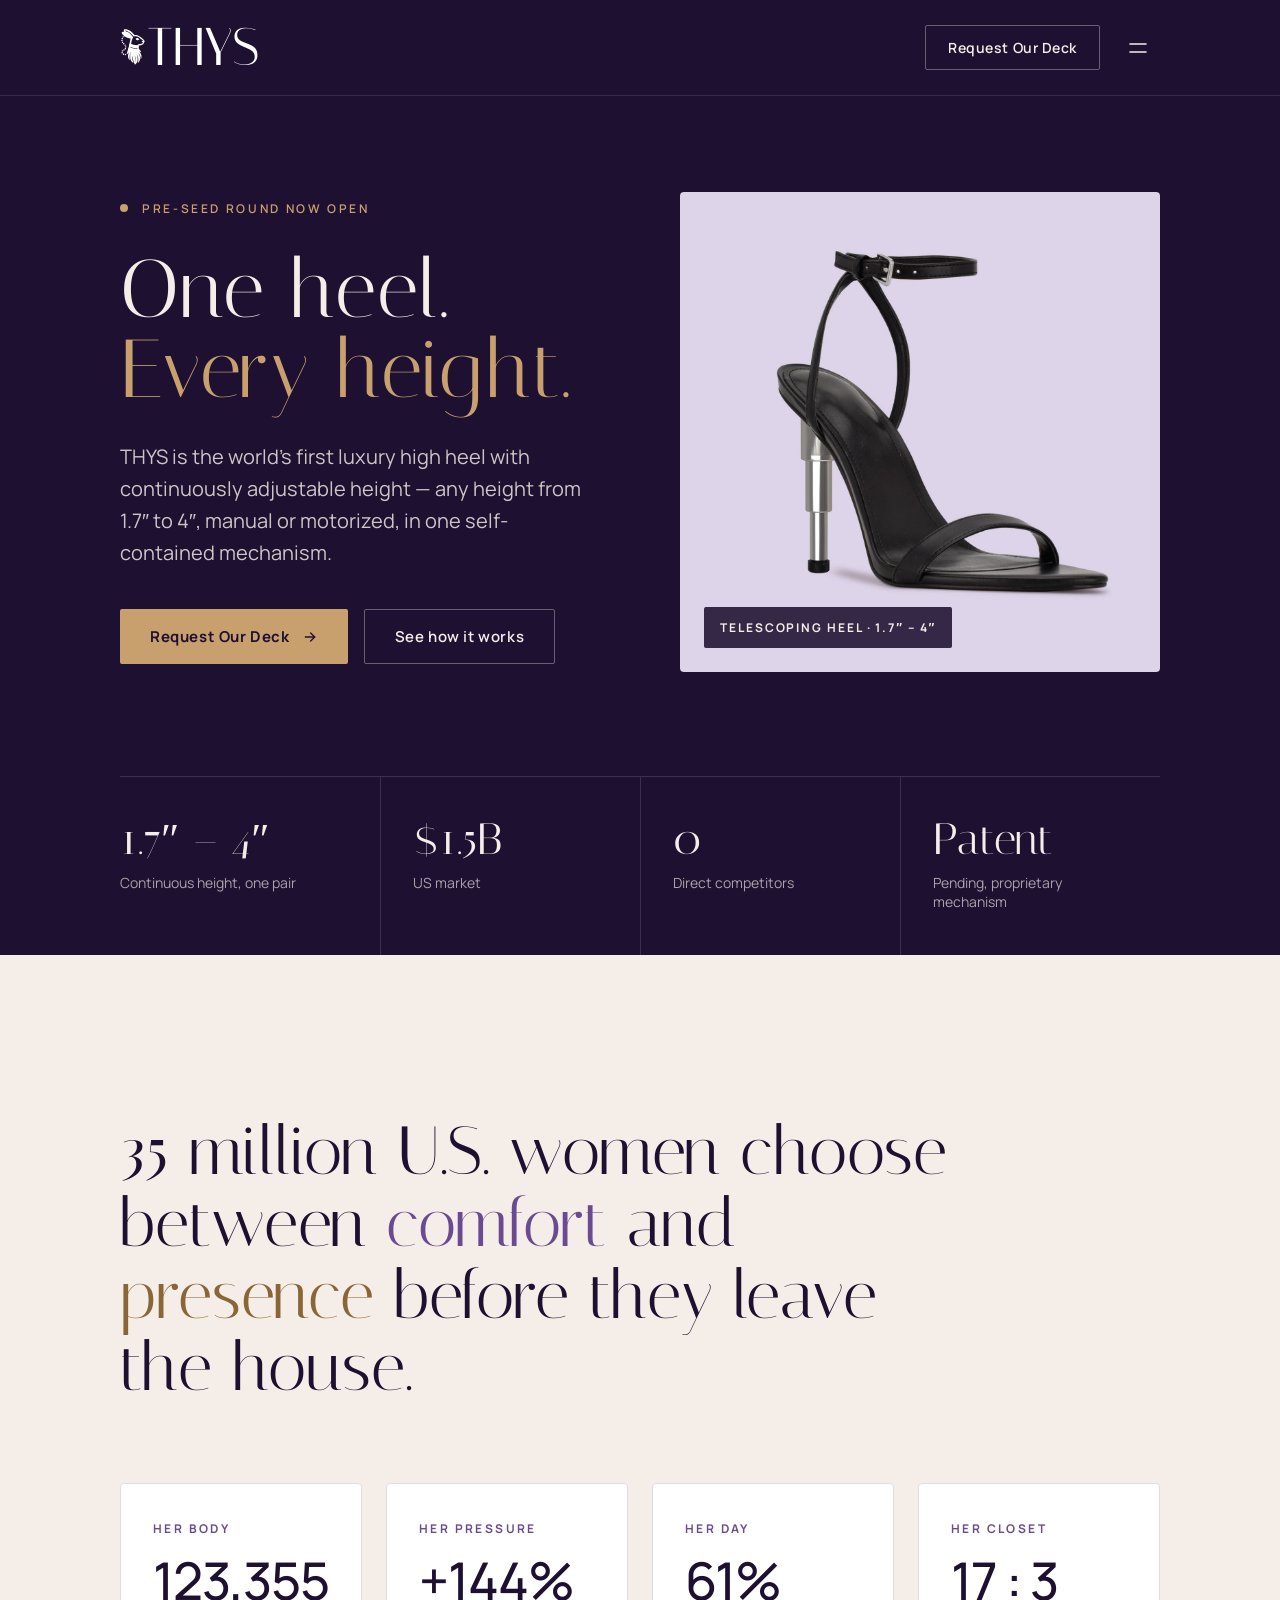
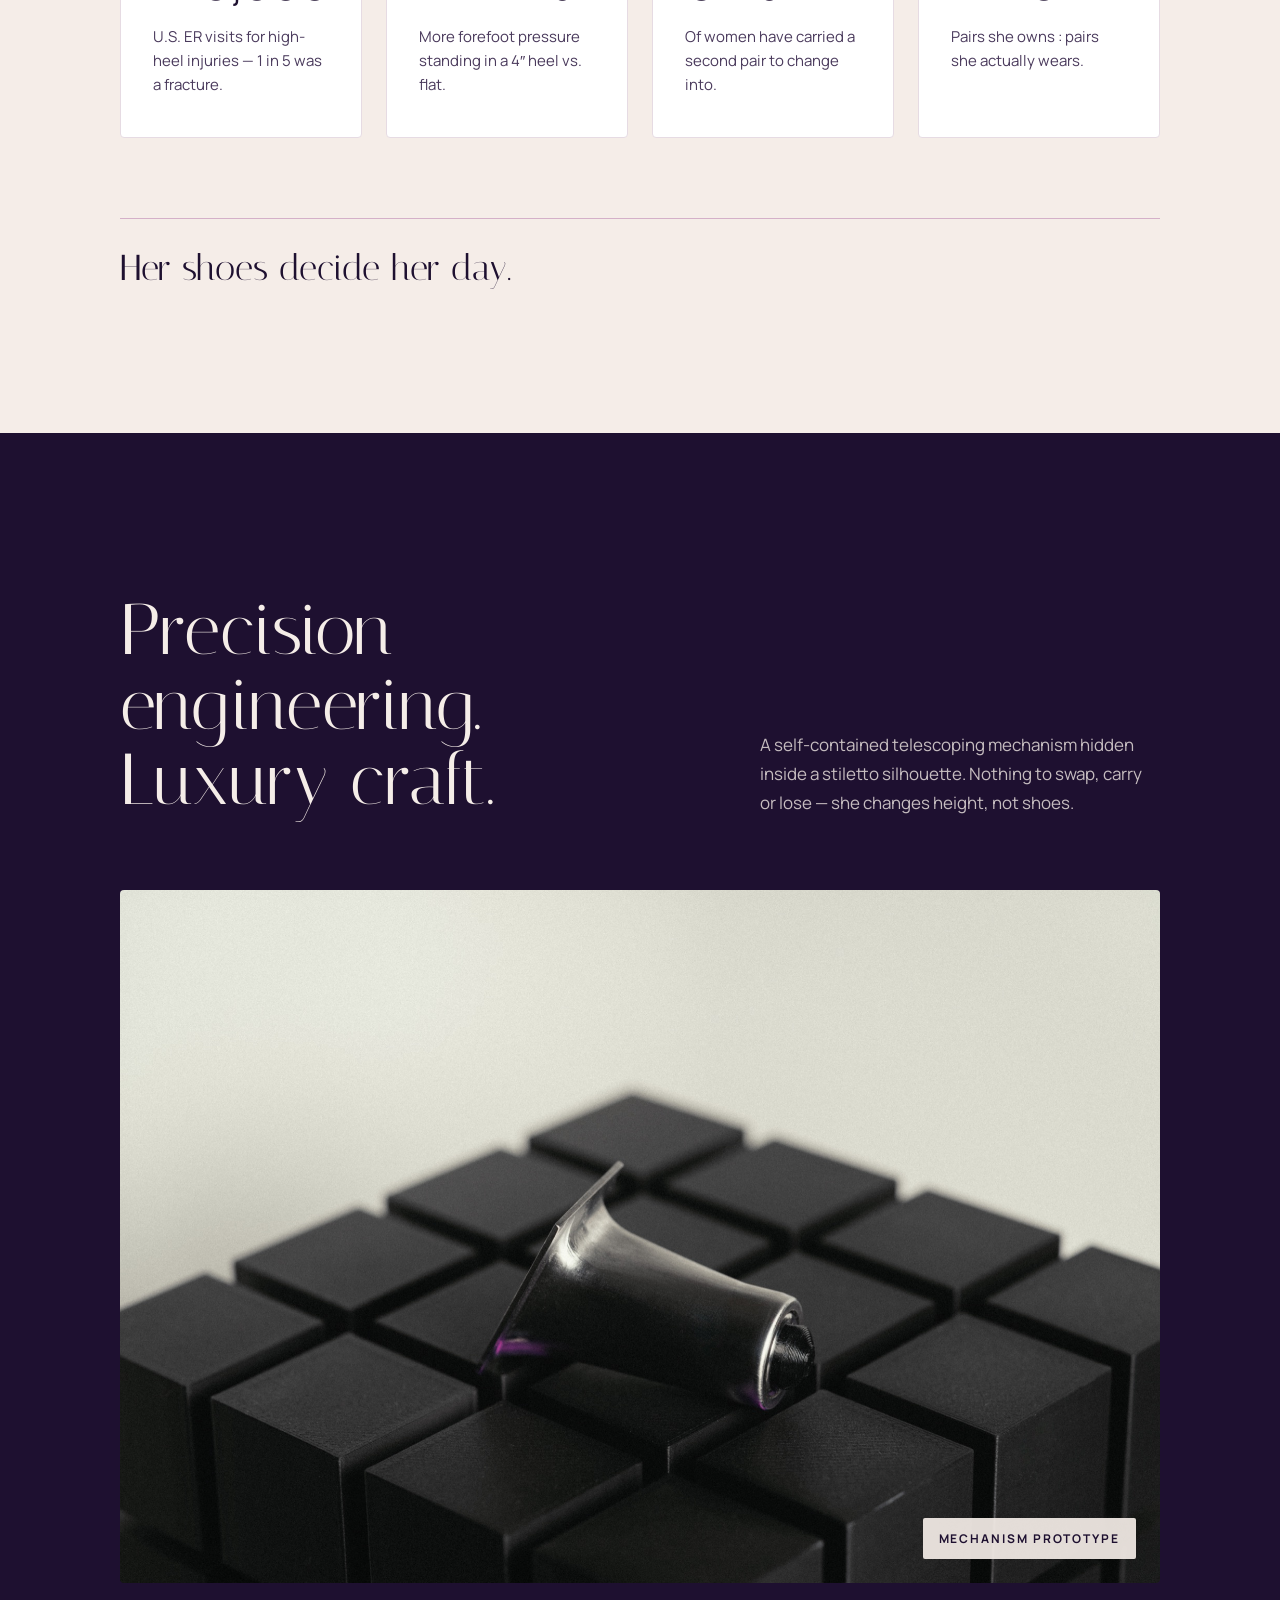
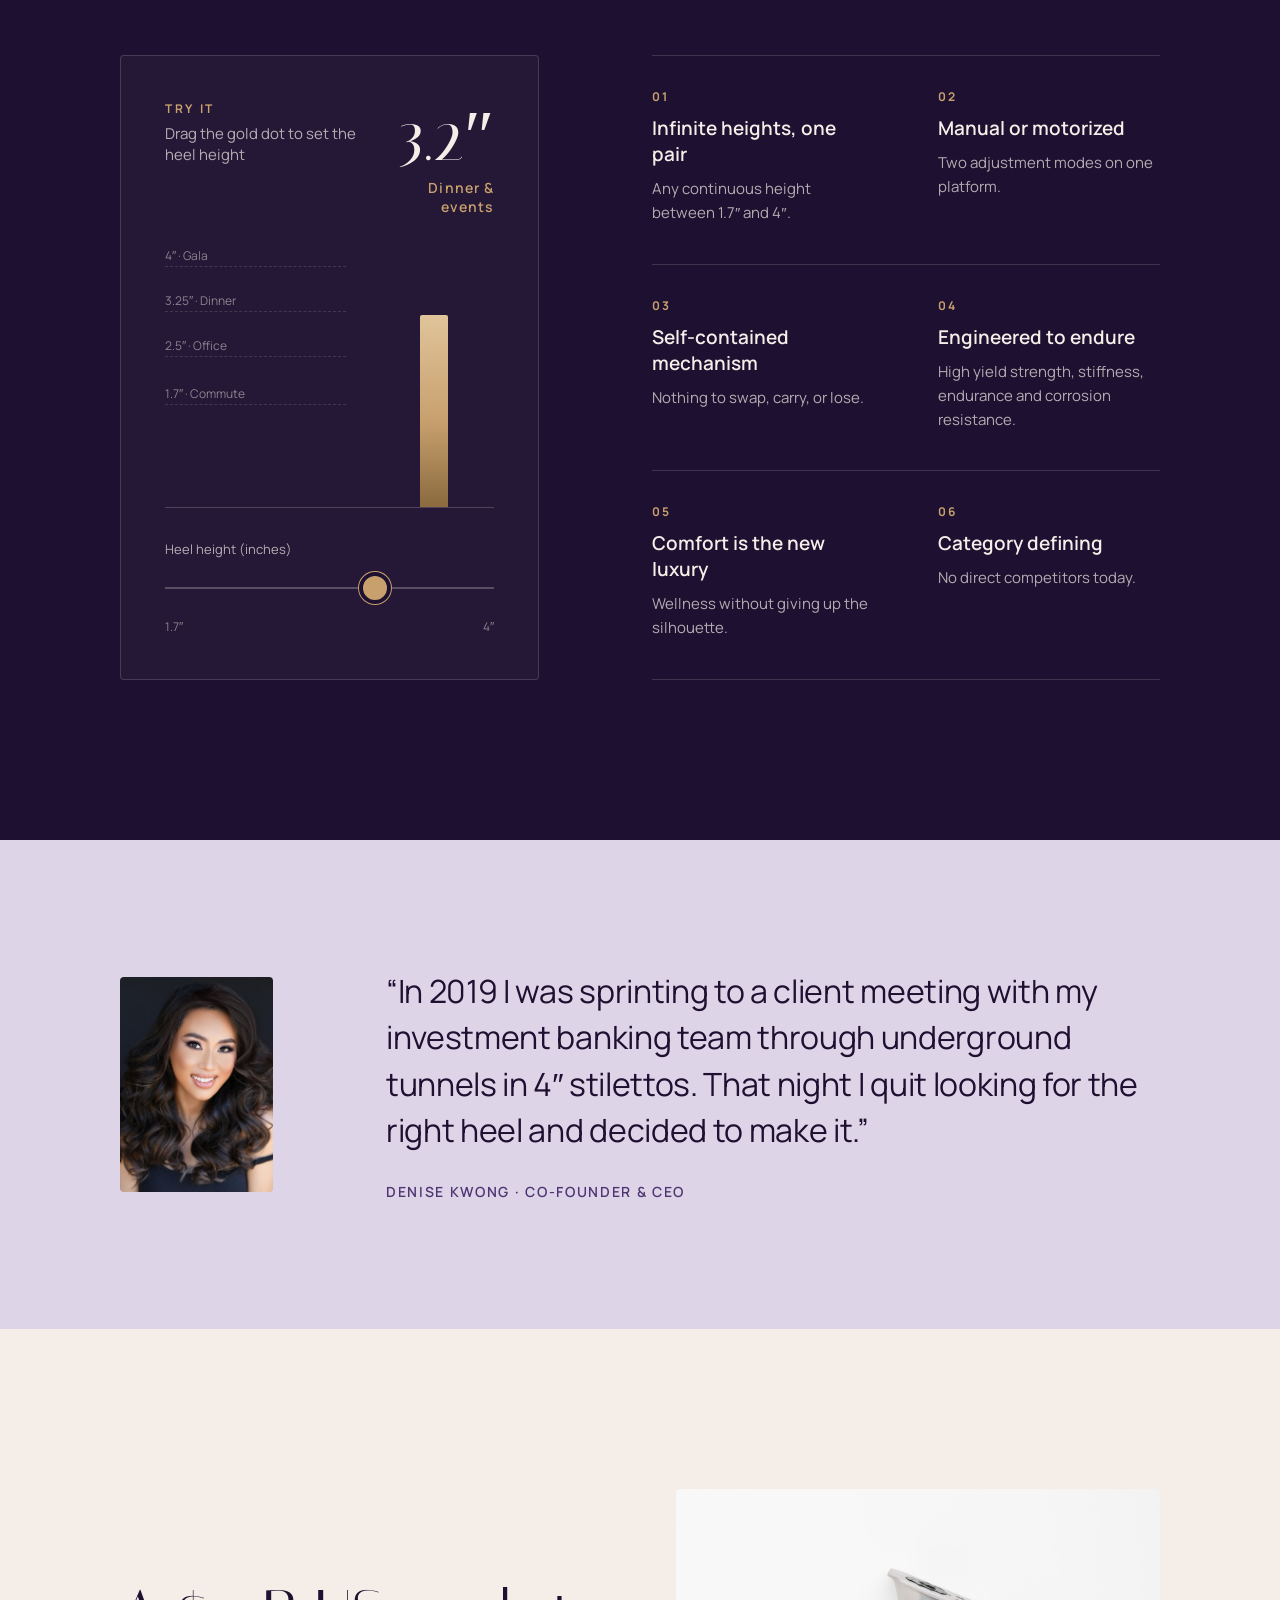
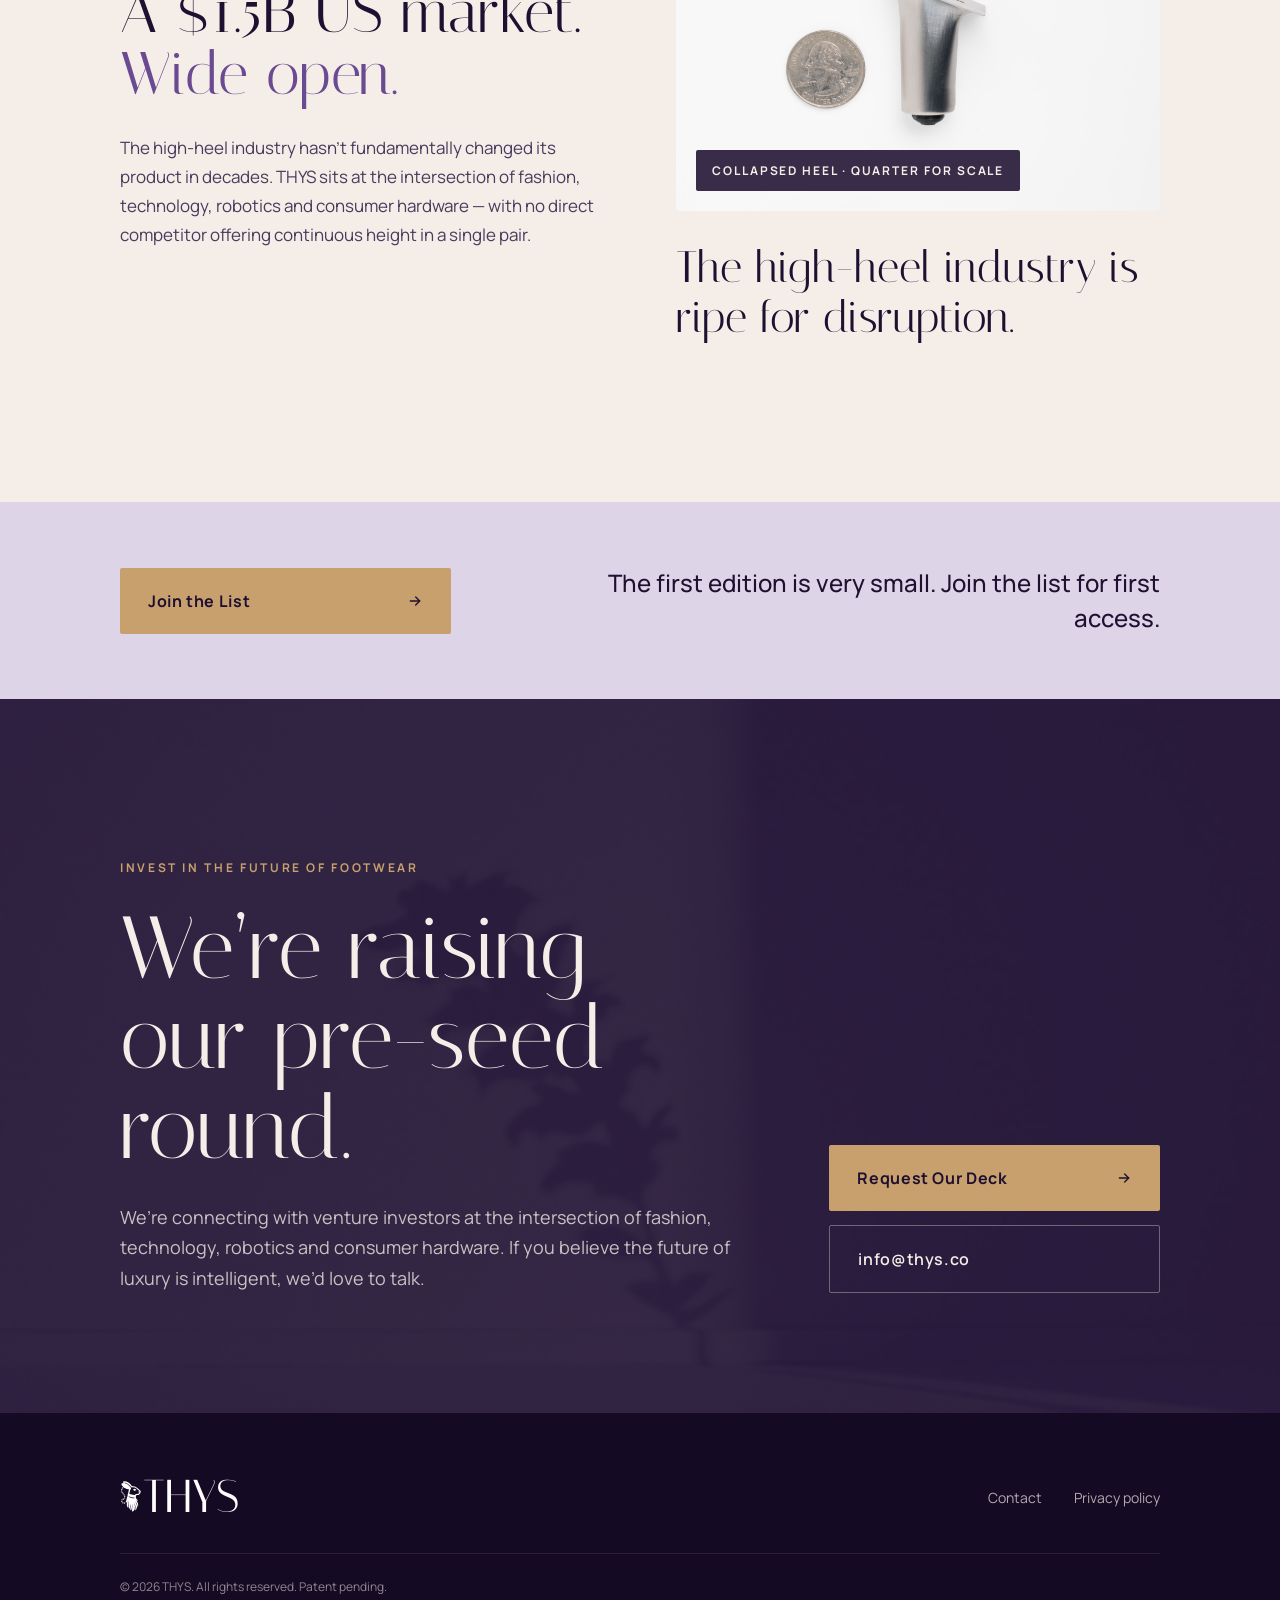
<file: index.html>
<!DOCTYPE html>
<html lang="en">
<head>
  <meta charset="UTF-8" />
  <meta name="viewport" content="width=device-width, initial-scale=1.0" />
  <title>THYS — One heel. Every height.</title>
  <meta name="description" content="THYS is the world's first luxury high heel with continuously adjustable height — any height from 1.7″ to 4″, manual or motorized, in one self-contained mechanism. Now raising our pre-seed round." />
  <meta property="og:title" content="THYS — One heel. Every height." />
  <meta property="og:description" content="The world's first heel with continuously adjustable height. Now raising our pre-seed round." />
  <meta property="og:url" content="https://thys.co" />
  <meta property="og:type" content="website" />
  <meta property="og:image" content="https://thys.co/home-poster.jpg" />
  <meta name="twitter:card" content="summary_large_image" />
  <meta name="twitter:title" content="THYS — The world's first heel with adjustable height" />
  <meta name="twitter:description" content="Your height. Your choice. Every room." />
  <meta name="twitter:image" content="https://thys.co/home-poster.jpg" />
  <meta name="theme-color" content="#1e1030" />
  <link rel="icon" href="/favicon.png" sizes="48x48" type="image/png" />
  <link rel="preconnect" href="https://fonts.googleapis.com" />
  <link rel="preconnect" href="https://fonts.gstatic.com" crossorigin />
  <link href="https://fonts.googleapis.com/css2?family=Italiana&family=Manrope:wght@400;500;600;700&display=swap" rel="stylesheet" />
  <link rel="stylesheet" href="css/home.css">
</head>
<body class="home">

  <!-- ===== HEADER ===== -->
  <header class="site-header">
    <div class="site-header-inner container">
      <a href="#top" class="site-logo" aria-label="THYS home">
        <img src="logo-inverted.svg" alt="THYS" width="142" height="65" />
      </a>
      <div class="header-actions">
        <a class="btn btn-ghost header-cta" href="mailto:info@thys.co?subject=Investor%20Inquiry">Request Our Deck</a>
        <button class="nav-toggle" type="button" aria-label="Open menu" aria-expanded="false" aria-controls="site-nav">
          <svg width="24" height="24" viewBox="0 0 24 24" fill="none" stroke="currentColor" stroke-width="1.6" stroke-linecap="round" aria-hidden="true"><path d="M4 8h16"/><path d="M4 16h16"/></svg>
        </button>
      </div>
      <nav id="site-nav" class="site-nav" aria-label="Primary">
        <a href="#top">Home</a>
        <a href="contact.html">Contact</a>
        <a href="#investors">Investors</a>
        <a href="/list">Join the List</a>
      </nav>
    </div>
  </header>

  <main id="top">

    <!-- ===== HERO ===== -->
    <section class="hero dark">
      <div class="container">
        <div class="hero-grid">
          <div class="hero-copy">
            <div class="hero-kicker">Pre-seed round now open</div>
            <h1>One heel.<br><span class="accent-gold">Every height.</span></h1>
            <p class="hero-sub">THYS is the world’s first luxury high heel with continuously adjustable height — any height from 1.7″ to 4″, manual or motorized, in one self-contained mechanism.</p>
            <div class="hero-ctas">
              <a class="btn btn-gold" href="mailto:info@thys.co?subject=Investor%20Inquiry">Request Our Deck
                <svg viewBox="0 0 24 24" fill="none" stroke="currentColor" stroke-width="2" stroke-linecap="round" stroke-linejoin="round" aria-hidden="true"><path d="M5 12h14"/><path d="M13 6l6 6-6 6"/></svg>
              </a>
              <a class="btn btn-ghost" href="#product">See how it works</a>
            </div>
          </div>
          <div class="media-frame hero-media">
            <img src="images/shoe-heel.jpg" alt="THYS adjustable-height stiletto sandal in black leather with a telescoping steel heel" width="1400" height="1400" />
            <div class="media-tag">Telescoping heel · 1.7″ – 4″</div>
          </div>
        </div>

        <div class="fact-strip">
          <div class="fact"><div class="fact-value">1.7″ – 4″</div><div class="fact-label">Continuous height, one pair</div></div>
          <div class="fact"><div class="fact-value">$1.5B</div><div class="fact-label">US market</div></div>
          <div class="fact"><div class="fact-value">0</div><div class="fact-label">Direct competitors</div></div>
          <div class="fact"><div class="fact-value">Patent</div><div class="fact-label">Pending, proprietary mechanism</div></div>
        </div>
      </div>
    </section>

    <!-- ===== 01 PROBLEM ===== -->
    <section id="problem" class="section problem container">
      <div class="problem-intro reveal">
        <div class="section-head">
          <h2>35 million U.S. women choose between <span class="accent-lilac">comfort</span> and <span class="accent-gold-ink">presence</span> before they leave the house.</h2>
        </div>
      </div>

      <div class="stat-grid reveal">
        <div class="stat-card">
          <div class="stat-label">Her body</div>
          <div class="stat-value">123,355</div>
          <p>U.S. ER visits for high-heel injuries — 1 in 5 was a fracture.</p>
        </div>
        <div class="stat-card">
          <div class="stat-label">Her pressure</div>
          <div class="stat-value">+144%</div>
          <p>More forefoot pressure standing in a 4″ heel vs. flat.</p>
        </div>
        <div class="stat-card">
          <div class="stat-label">Her day</div>
          <div class="stat-value">61%</div>
          <p>Of women have carried a second pair to change into.</p>
        </div>
        <div class="stat-card">
          <div class="stat-label">Her closet</div>
          <div class="stat-value">17 : 3</div>
          <p>Pairs she owns : pairs she actually wears.</p>
        </div>
      </div>

      <div class="problem-close reveal">
        <div class="problem-close-line">Her shoes decide her day.</div>
      </div>
    </section>

    <!-- ===== 02 PRODUCT ===== -->
    <section id="product" class="section product dark container">
      <div class="product-head reveal">
        <div class="section-head">
          <h2>Precision engineering.<br>Luxury craft.</h2>
        </div>
        <p class="lede">A self-contained telescoping mechanism hidden inside a stiletto silhouette. Nothing to swap, carry or lose — she changes height, not shoes.</p>
      </div>

      <div class="media-frame product-media reveal">
        <img src="images/heel-prototype.jpg" alt="THYS heel mechanism prototype resting on black blocks" width="2000" height="1333" loading="lazy" />
        <div class="media-tag">Mechanism prototype</div>
      </div>

      <div class="product-grid">
        <div class="height-demo reveal">
          <div class="height-demo-top">
            <div>
              <div class="eyebrow">Try it</div>
              <div class="height-demo-hint">Drag the gold dot to set the heel height</div>
            </div>
            <div class="height-readout" aria-live="polite">
              <div class="height-value" id="height-value">3.2″</div>
              <div class="height-occasion" id="height-occasion">Dinner &amp; events</div>
            </div>
          </div>
          <div class="height-gauge" aria-hidden="true">
            <div class="height-ticks">
              <span style="bottom: 240px">4″ · Gala</span>
              <span style="bottom: 195px">3.25″ · Dinner</span>
              <span style="bottom: 150px">2.5″ · Office</span>
              <span style="bottom: 102px">1.7″ · Commute</span>
            </div>
            <div class="height-bar-wrap"><div class="height-bar" id="height-bar"></div></div>
          </div>
          <div class="height-control is-untouched">
            <label for="heel-height">Heel height (inches)</label>
            <input id="heel-height" class="height-range" type="range" min="17" max="40" step="1" value="32" aria-valuetext="3.2 inches" />
            <div class="height-control-ends"><span>1.7″</span><span>4″</span></div>
          </div>
        </div>

        <ul class="feature-list reveal">
          <li class="feature"><span class="feature-num">01</span><h3>Infinite heights, one pair</h3><p>Any continuous height between 1.7″ and 4″.</p></li>
          <li class="feature"><span class="feature-num">02</span><h3>Manual or motorized</h3><p>Two adjustment modes on one platform.</p></li>
          <li class="feature"><span class="feature-num">03</span><h3>Self-contained mechanism</h3><p>Nothing to swap, carry, or lose.</p></li>
          <li class="feature"><span class="feature-num">04</span><h3>Engineered to endure</h3><p>High yield strength, stiffness, endurance and corrosion resistance.</p></li>
          <li class="feature"><span class="feature-num">05</span><h3>Comfort is the new luxury</h3><p>Wellness without giving up the silhouette.</p></li>
          <li class="feature"><span class="feature-num">06</span><h3>Category defining</h3><p>No direct competitors today.</p></li>
        </ul>
      </div>
    </section>

    <!-- ===== FOUNDER QUOTE ===== -->
    <section class="quote-band container" aria-label="Founder story">
      <div class="quote-photo">
        <img src="images/denise-kwong.jpg" alt="Denise Kwong, co-founder and CEO of THYS" width="643" height="900" loading="lazy" />
      </div>
      <figure class="quote-body reveal">
        <blockquote>“In 2019 I was sprinting to a client meeting with my investment banking team through underground tunnels in 4″ stilettos. That night I quit looking for the right heel and decided to make it.”</blockquote>
        <figcaption>Denise Kwong · Co-founder &amp; CEO</figcaption>
      </figure>
    </section>

    <!-- ===== 03 OPPORTUNITY ===== -->
    <section id="market" class="section market container">
      <div class="section-head reveal">
        <h2>A $1.5B US market.<br><span class="accent-lilac">Wide open.</span></h2>
        <p class="lede">The high-heel industry hasn’t fundamentally changed its product in decades. THYS sits at the intersection of fashion, technology, robotics and consumer hardware — with no direct competitor offering continuous height in a single pair.</p>
      </div>
      <div class="market-side reveal">
        <figure class="media-frame market-figure">
          <img src="images/heel-mechanism-scale.jpg" alt="THYS heel mechanism, fully collapsed, beside a U.S. quarter for scale" width="1800" height="1200" loading="lazy" />
          <figcaption class="media-tag">Collapsed heel · Quarter for scale</figcaption>
        </figure>
        <p class="market-statement">The high-heel industry is ripe for disruption.</p>
      </div>
    </section>

    <!-- ===== JOIN THE LIST ===== -->
    <section class="list-band" aria-labelledby="list-band-title">
      <div class="list-band-inner container reveal">
        <a class="btn btn-gold" href="/list" aria-describedby="list-band-title">Join the List
          <svg viewBox="0 0 24 24" fill="none" stroke="currentColor" stroke-width="2" stroke-linecap="round" stroke-linejoin="round" aria-hidden="true"><path d="M5 12h14"/><path d="M13 6l6 6-6 6"/></svg>
        </a>
        <p id="list-band-title" class="list-band-text">The first edition is very small. Join the list for first access.</p>
      </div>
    </section>

    <!-- ===== 05 INVEST ===== -->
    <section id="investors" class="section invest dark container">
      <img class="invest-texture" src="images/texture.jpg" alt="" loading="lazy" />
      <div class="invest-top reveal">
        <div class="section-head">
          <div class="eyebrow">Invest in the future of footwear</div>
          <h2>We’re raising<br>our pre-seed round.</h2>
          <p class="lede">We’re connecting with venture investors at the intersection of fashion, technology, robotics and consumer hardware. If you believe the future of luxury is intelligent, we’d love to talk.</p>
        </div>
        <div class="invest-ctas">
          <a class="btn btn-gold" href="mailto:info@thys.co?subject=Investor%20Inquiry">Request Our Deck
            <svg viewBox="0 0 24 24" fill="none" stroke="currentColor" stroke-width="2" stroke-linecap="round" stroke-linejoin="round" aria-hidden="true"><path d="M5 12h14"/><path d="M13 6l6 6-6 6"/></svg>
          </a>
          <a class="btn btn-ghost" href="mailto:info@thys.co">info@thys.co</a>
        </div>
      </div>
    </section>
  </main>

  <!-- ===== FOOTER ===== -->
  <footer class="site-footer-new container">
    <div class="footer-top">
      <img src="logo-inverted.svg" alt="THYS" width="120" height="55" />
      <nav class="footer-links" aria-label="Footer">
        <a href="contact.html">Contact</a>
        <a href="privacy.html">Privacy policy</a>
      </nav>
    </div>
    <div class="footer-legal">
      <span>© 2026 THYS. All rights reserved. Patent pending.</span>
    </div>
  </footer>

  <script src="js/home.js" defer></script>
</body>
</html>
</file>
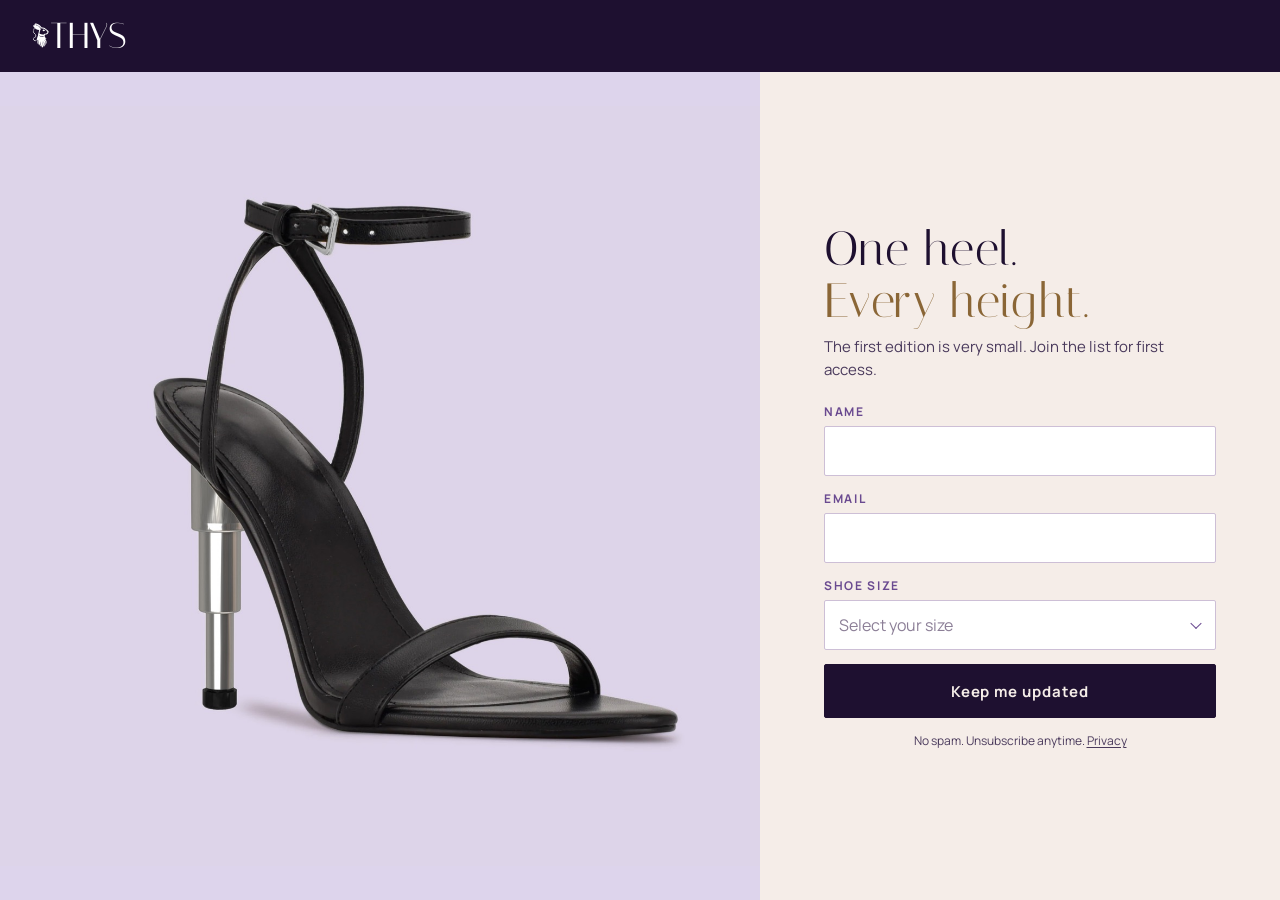
<file: list/index.html>
<!DOCTYPE html>
<html lang="en">
<head>
  <meta charset="UTF-8" />
  <meta name="viewport" content="width=device-width, initial-scale=1.0, viewport-fit=cover" />
  <title>THYS — Join the list</title>
  <meta name="description" content="One heel. Every height. Join the THYS list for first access at launch." />
  <meta name="robots" content="noindex" />
  <meta name="theme-color" content="#1e1030" />
  <meta property="og:title" content="THYS — One heel. Every height." />
  <meta property="og:description" content="Join the list for first access at launch." />
  <meta property="og:image" content="https://thys.co/images/shoe-heel.jpg" />
  <link rel="icon" href="/favicon.png" sizes="48x48" type="image/png" />
  <link rel="preconnect" href="https://fonts.googleapis.com" />
  <link rel="preconnect" href="https://fonts.gstatic.com" crossorigin />
  <link href="https://fonts.googleapis.com/css2?family=Italiana&family=Manrope:wght@400;500;600;700&display=swap" rel="stylesheet" />
  <link rel="stylesheet" href="/css/list.css" />
</head>
<body class="list-page">

  <header class="list-bar">
    <a href="/" aria-label="THYS home"><img src="/logo-inverted.svg" alt="THYS" width="96" height="44" /></a>
  </header>

  <main class="list-main">
    <figure class="list-media">
      <img src="/images/shoe-heel.jpg" alt="THYS stiletto sandal in black leather with a telescoping steel heel" width="1400" height="1400" />
    </figure>

    <section class="list-panel" aria-labelledby="list-title">
      <div id="list-form-wrap">
        <h1 id="list-title">One heel.<br><span class="gold">Every height.</span></h1>
        <p class="list-sub">The first edition is very small. Join the list for first access.</p>

        <form id="list-form" novalidate>
          <div class="field">
            <label for="list-name">Name</label>
            <input id="list-name" name="name" type="text" autocomplete="name" autocapitalize="words" maxlength="80" required />
          </div>
          <div class="field">
            <label for="list-email">Email</label>
            <input id="list-email" name="email" type="email" inputmode="email" autocomplete="email" autocapitalize="off" spellcheck="false" maxlength="120" required />
          </div>
          <div class="field">
            <label for="list-size">Shoe size</label>
            <div class="select-wrap">
              <select id="list-size" name="size" required>
                <option value="" disabled selected>Select your size</option>
                <option value="US 5 / EU 35">US 5 · EU 35</option>
                <option value="US 5.5 / EU 35.5">US 5.5 · EU 35.5</option>
                <option value="US 6 / EU 36">US 6 · EU 36</option>
                <option value="US 6.5 / EU 36.5">US 6.5 · EU 36.5</option>
                <option value="US 7 / EU 37">US 7 · EU 37</option>
                <option value="US 7.5 / EU 37.5">US 7.5 · EU 37.5</option>
                <option value="US 8 / EU 38">US 8 · EU 38</option>
                <option value="US 8.5 / EU 38.5">US 8.5 · EU 38.5</option>
                <option value="US 9 / EU 39">US 9 · EU 39</option>
                <option value="US 9.5 / EU 39.5">US 9.5 · EU 39.5</option>
                <option value="US 10 / EU 40">US 10 · EU 40</option>
                <option value="US 10.5 / EU 40.5">US 10.5 · EU 40.5</option>
                <option value="US 11 / EU 41">US 11 · EU 41</option>
                <option value="Other / not sure">Other / not sure</option>
              </select>
            </div>
          </div>

          <p class="form-error" id="list-error" role="alert" hidden></p>

          <button type="submit" id="list-submit" class="list-btn">Keep me updated</button>
          <p class="fine">No spam. Unsubscribe anytime. <a href="/privacy.html">Privacy</a></p>
        </form>
      </div>

      <div id="list-success" class="list-success" hidden tabindex="-1">
        <h1>You’re on the list<span id="success-name"></span>.</h1>
        <p class="list-sub">The first edition is small, so we’ll reach out by size. Watch your inbox.</p>
        <a class="list-btn list-btn-ghost" href="https://www.instagram.com/thisisthys/" target="_blank" rel="noopener">Follow @thisisthys</a>
      </div>
    </section>
  </main>

  <script src="/js/list.js" defer></script>
</body>
</html>
</file>
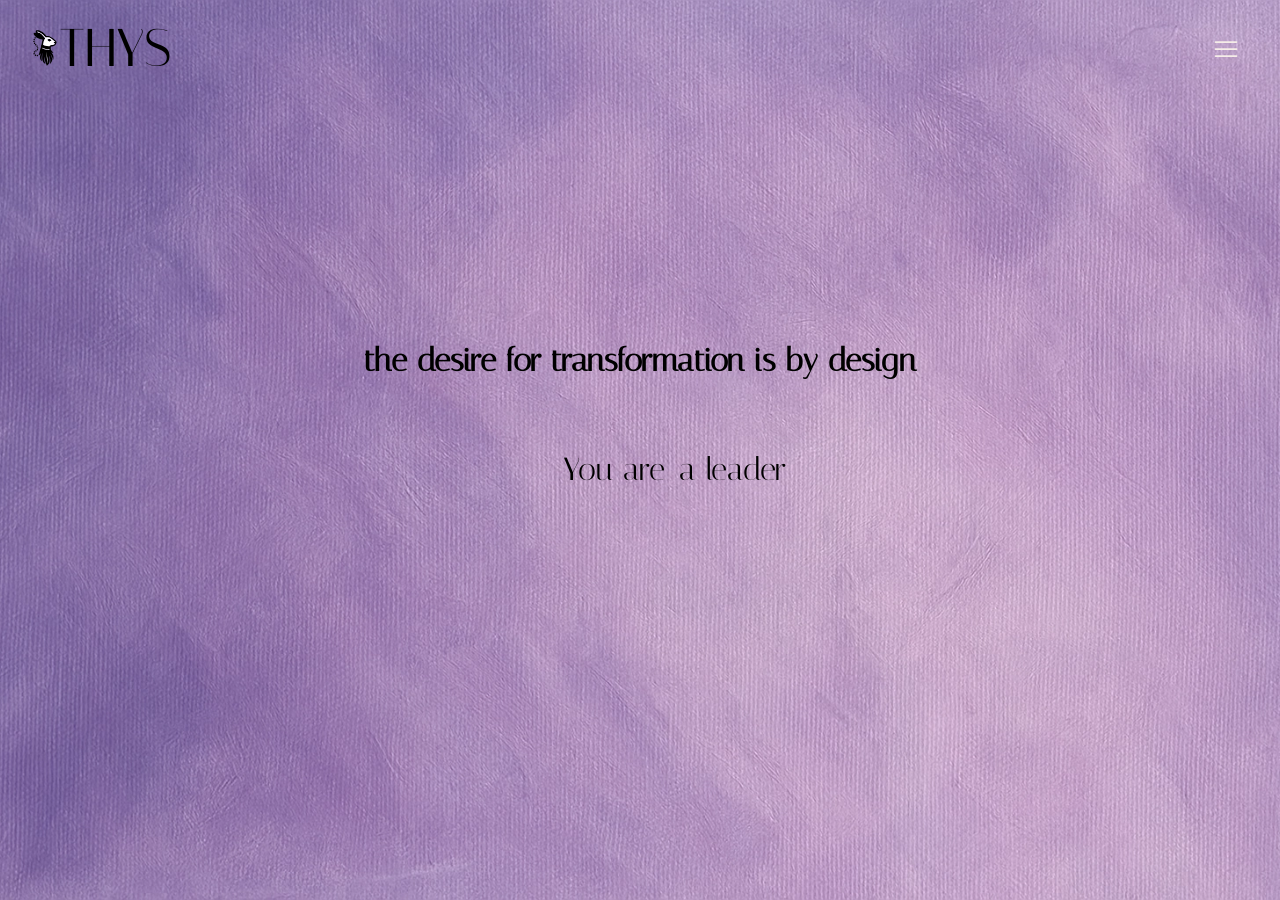
<file: learn.html>
<!DOCTYPE html>
<html lang="en">
<head>
  <meta charset="UTF-8" />
  <meta name="viewport" content="width=device-width, initial-scale=1.0, viewport-fit=cover" />
  <title>THYS - Learn</title>
  <link rel="icon" href="/favicon.png" sizes="48x48" type="image/png" />
  <link rel="stylesheet" href="css/base.css">
  <link rel="stylesheet" href="css/loader.css">
  <link rel="stylesheet" href="css/hero.css">
  <link rel="stylesheet" href="css/legacy.css">
  <link href="https://fonts.googleapis.com/css2?family=Italiana&family=Manrope:wght@400;600&display=swap" rel="stylesheet" />
</head>
<body class="learn-page-body landing-page-body">

  <!-- Header -->
  <header class="landing-header" style="position:absolute; top:0; left:0; width:100%; display:flex; align-items:center; justify-content:space-between; padding:1rem 2rem; z-index:1000;">
    <a href="index.html" class="landing-logo-link" aria-label="THYS Homepage">
      <img src="logo.svg" alt="THYS Logo" class="landing-logo"/>
    </a>
    <div style="display:flex; align-items:center; margin-left:auto;">
      <button class="landing-menu-toggle" aria-label="Toggle Menu" aria-expanded="false">
        <svg xmlns="http://www.w3.org/2000/svg" width="24" height="24" viewBox="0 0 24 24" stroke="#fff" fill="none" stroke-width="2" stroke-linecap="round" stroke-linejoin="round">
          <line x1="3" y1="6" x2="21" y2="6"></line>
          <line x1="3" y1="12" x2="21" y2="12"></line>
          <line x1="3" y1="18" x2="21" y2="18"></line>
        </svg>
      </button>
      <nav id="landing-navigation" class="landing-nav" aria-hidden="true">
        <ul>
          <li><a href="index.html">Home</a></li>
          <li><a href="contact.html">Contact</a></li>
          <li><a href="index.html#investors">Investors</a></li>
        </ul>
      </nav>
    </div>
  </header>

  <!-- Main content -->
  <main role="main" style="text-align:center; margin-top:4rem;">
    <div class="hero-simple" style="position:fixed; top:0; left:0; width:100vw; height:100vh; overflow:hidden; z-index:-1;">
      <img src="productpagebackground.webp" alt="Product Guide Preview" draggable="false" style="width:100vw; height:100vh; object-fit:cover; display:block; -webkit-user-drag:none; user-drag:none;">
      <h1 style="position:absolute; top:40%; left:50%; transform:translate(-50%,-50%); color:#000000; font-family:var(--font-heading); font-size:2rem; margin:0; padding:0 1rem; text-align:center; z-index:1;">
        the desire for transformation is by design
      </h1>
      <!-- Learn page “You are human” animation -->
      <div class="hero-human-animation" role="status" aria-hidden="true"
           style="position:absolute; top:50%; left:50%; z-index:1; color:#000000; font-family:var(--font-heading); font-size:2rem;">
        <span id="loading-prefix">You are </span>
        <span id="loading-word"></span>
      </div>
    </div>
    <!-- Download button and popup removed -->
  </main>

  <!-- Removed: #timer-popup and its children -->

  <script src="js/loader.js" defer></script>
  <script src="js/ui.js" defer></script>
</body>
</html>
</file>
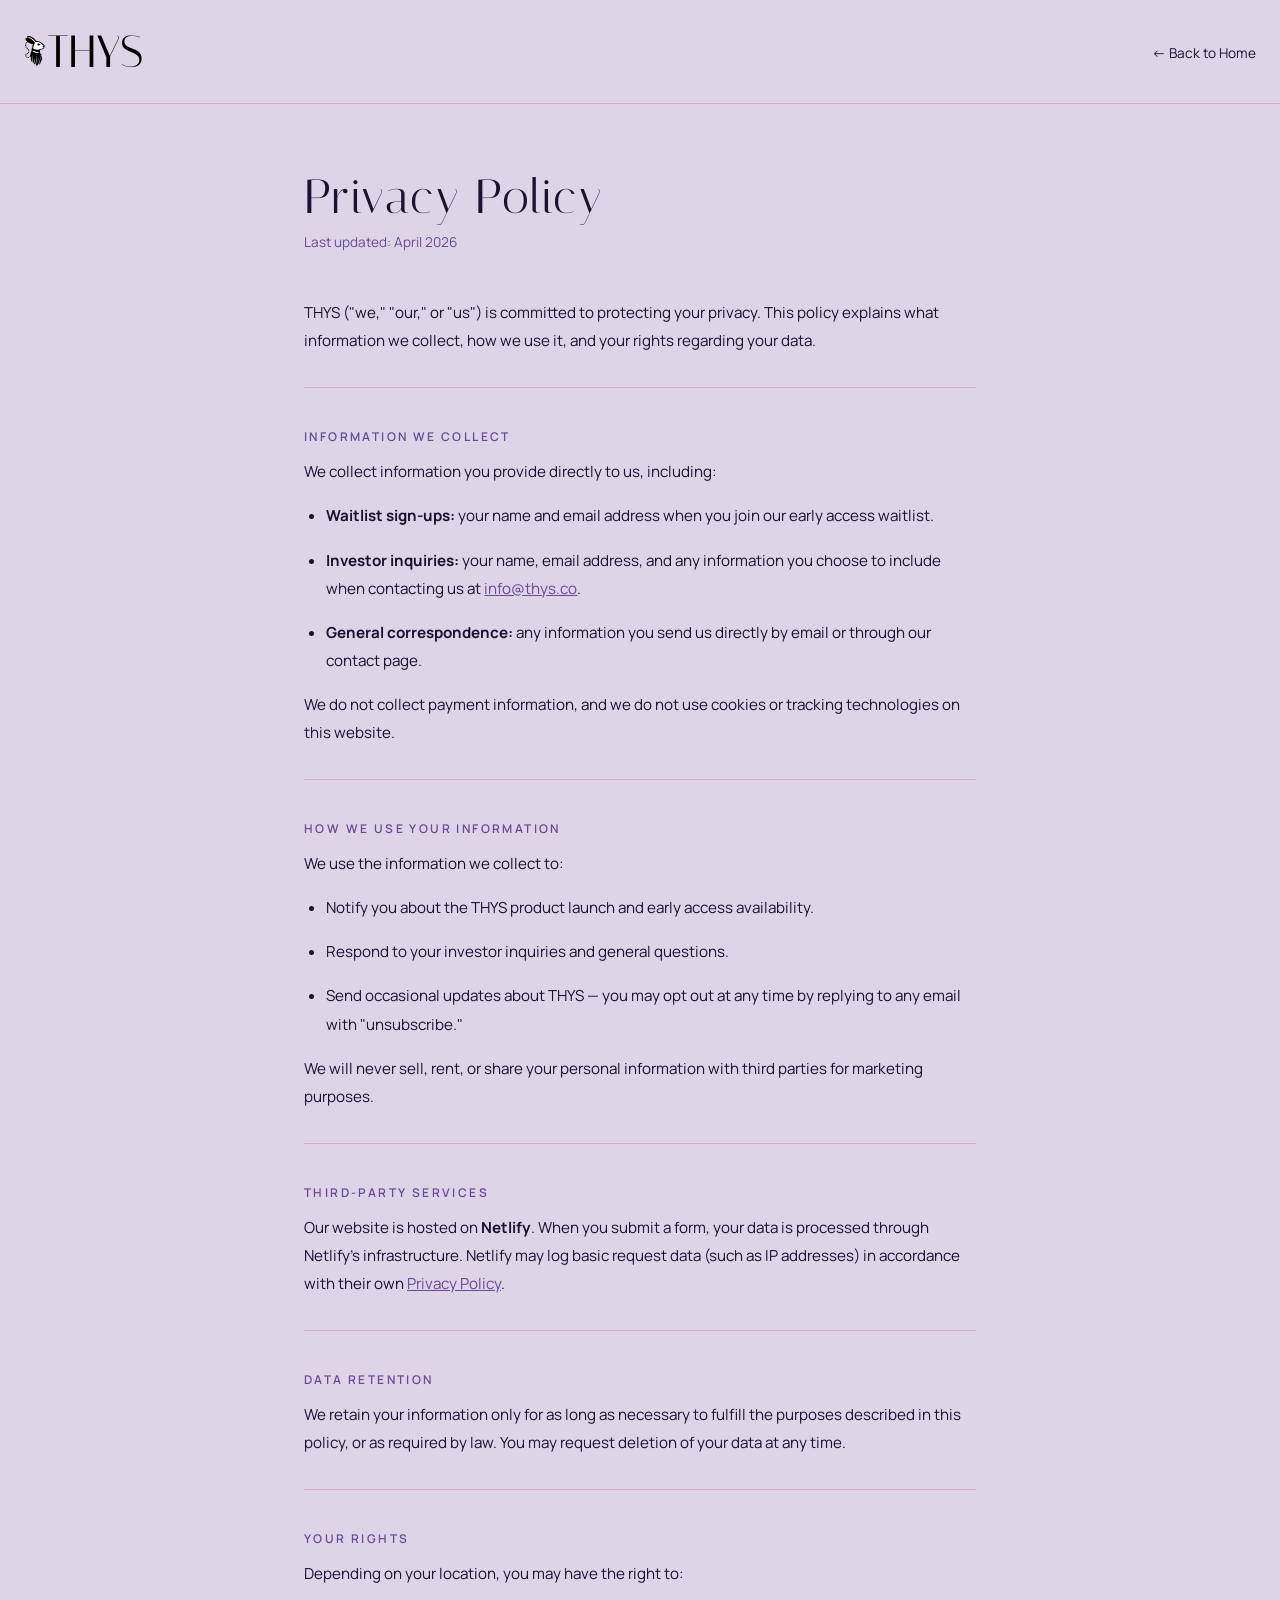
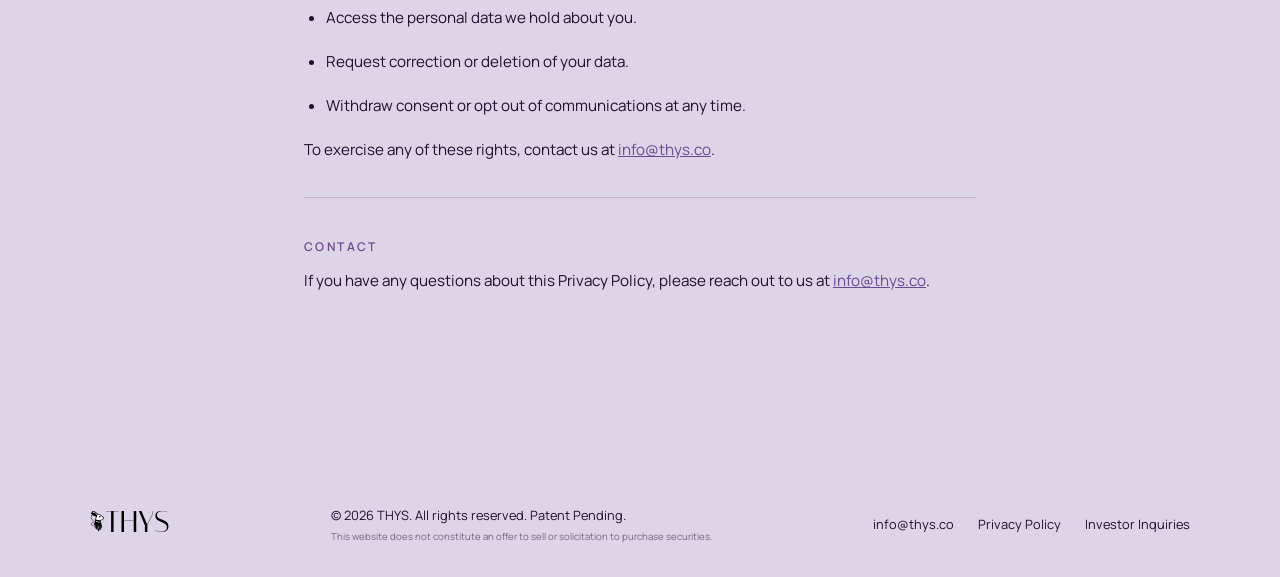
<file: privacy.html>
<!DOCTYPE html>
<html lang="en">
<head>
  <meta charset="UTF-8" />
  <meta name="viewport" content="width=device-width, initial-scale=1.0" />
  <title>Privacy Policy — THYS</title>
  <link rel="icon" href="/favicon.png" sizes="48x48" type="image/png" />
  <link rel="stylesheet" href="css/base.css">
  <link rel="stylesheet" href="css/hero.css">
  <link href="https://fonts.googleapis.com/css2?family=Italiana&family=Manrope:wght@400..700&display=swap" rel="stylesheet" />
  <style>
    body {
      background-color: var(--color-background);
      color: var(--color-deep-plum);
      font-family: var(--font-default);
      margin: 0;
      padding: 0;
    }
    .privacy-page-header {
      position: sticky;
      top: 0;
      width: 100%;
      padding: 1.5rem var(--container-padding, 1.5rem);
      display: flex;
      align-items: center;
      justify-content: space-between;
      z-index: 101;
      box-sizing: border-box;
      background-color: var(--color-background);
      border-bottom: 1px solid var(--color-border);
    }
    .privacy-content {
      max-width: 720px;
      margin: 4rem auto;
      padding: 0 var(--container-padding, 1.5rem) 6rem;
    }
    .privacy-content h1 {
      font-family: var(--font-heading);
      font-size: 3rem;
      font-weight: 400;
      letter-spacing: 0.03em;
      margin: 0 0 0.5rem;
      color: var(--color-deep-plum);
    }
    .privacy-content .last-updated {
      font-size: 0.85rem;
      color: var(--color-antique-lilac-mid);
      margin-bottom: 3rem;
      display: block;
    }
    .privacy-content h2 {
      font-family: var(--font-default);
      font-size: 0.75rem;
      font-weight: 600;
      letter-spacing: 0.2em;
      text-transform: uppercase;
      color: var(--color-antique-lilac-mid);
      margin: 2.5rem 0 0.8rem;
    }
    .privacy-content p, .privacy-content li {
      font-size: 0.95rem;
      line-height: 1.85;
      color: var(--color-deep-plum);
      margin: 0 0 1rem;
    }
    .privacy-content ul {
      padding-left: 1.4rem;
      margin: 0 0 1rem;
    }
    .privacy-content a {
      color: var(--color-antique-lilac-mid);
      text-decoration: underline;
    }
    .privacy-divider {
      border: none;
      border-top: 1px solid var(--color-border);
      margin: 2rem 0;
    }
    .site-footer {
      background-color: var(--color-antique-lilac);
      padding: 2rem var(--container-padding, 1.5rem);
    }
    .site-footer-inner {
      max-width: var(--container-max-width);
      margin: 0 auto;
      display: flex;
      align-items: center;
      justify-content: space-between;
      flex-wrap: wrap;
      gap: 1rem;
    }
    .site-footer-logo { width: 80px; height: auto; }
    .site-footer-copy p {
      font-size: 0.8rem;
      color: var(--color-deep-plum);
      margin: 0;
    }
    .site-footer-links {
      display: flex;
      gap: 1.5rem;
      flex-wrap: wrap;
    }
    .site-footer-links a {
      font-size: 0.8rem;
      color: var(--color-deep-plum);
      text-decoration: none;
    }
    .site-footer-links a:hover { text-decoration: underline; }
  </style>
</head>
<body>

  <!-- Header -->
  <header class="privacy-page-header">
    <a href="index.html" class="landing-logo-link" aria-label="THYS Homepage">
      <img src="logo.svg" alt="THYS Logo" class="landing-logo" style="width:120px;" />
    </a>
    <nav>
      <a href="index.html" style="font-family:var(--font-default);font-size:0.85rem;color:var(--color-deep-plum);text-decoration:none;">&larr; Back to Home</a>
    </nav>
  </header>

  <!-- Content -->
  <main class="privacy-content">
    <h1>Privacy Policy</h1>
    <span class="last-updated">Last updated: April 2026</span>

    <p>THYS ("we," "our," or "us") is committed to protecting your privacy. This policy explains what information we collect, how we use it, and your rights regarding your data.</p>

    <hr class="privacy-divider">

    <h2>Information We Collect</h2>
    <p>We collect information you provide directly to us, including:</p>
    <ul>
      <li><strong>Waitlist sign-ups:</strong> your name and email address when you join our early access waitlist.</li>
      <li><strong>Investor inquiries:</strong> your name, email address, and any information you choose to include when contacting us at <a href="mailto:info@thys.co">info@thys.co</a>.</li>
      <li><strong>General correspondence:</strong> any information you send us directly by email or through our contact page.</li>
    </ul>
    <p>We do not collect payment information, and we do not use cookies or tracking technologies on this website.</p>

    <hr class="privacy-divider">

    <h2>How We Use Your Information</h2>
    <p>We use the information we collect to:</p>
    <ul>
      <li>Notify you about the THYS product launch and early access availability.</li>
      <li>Respond to your investor inquiries and general questions.</li>
      <li>Send occasional updates about THYS — you may opt out at any time by replying to any email with "unsubscribe."</li>
    </ul>
    <p>We will never sell, rent, or share your personal information with third parties for marketing purposes.</p>

    <hr class="privacy-divider">

    <h2>Third-Party Services</h2>
    <p>Our website is hosted on <strong>Netlify</strong>. When you submit a form, your data is processed through Netlify's infrastructure. Netlify may log basic request data (such as IP addresses) in accordance with their own <a href="https://www.netlify.com/privacy/" target="_blank" rel="noopener">Privacy Policy</a>.</p>

    <hr class="privacy-divider">

    <h2>Data Retention</h2>
    <p>We retain your information only for as long as necessary to fulfill the purposes described in this policy, or as required by law. You may request deletion of your data at any time.</p>

    <hr class="privacy-divider">

    <h2>Your Rights</h2>
    <p>Depending on your location, you may have the right to:</p>
    <ul>
      <li>Access the personal data we hold about you.</li>
      <li>Request correction or deletion of your data.</li>
      <li>Withdraw consent or opt out of communications at any time.</li>
    </ul>
    <p>To exercise any of these rights, contact us at <a href="mailto:info@thys.co">info@thys.co</a>.</p>

    <hr class="privacy-divider">

    <h2>Contact</h2>
    <p>If you have any questions about this Privacy Policy, please reach out to us at <a href="mailto:info@thys.co">info@thys.co</a>.</p>
  </main>

  <!-- Footer -->
  <footer class="site-footer">
    <div class="site-footer-inner">
      <div class="site-footer-brand">
        <img src="logo.svg" alt="THYS" class="site-footer-logo">
      </div>
      <div class="site-footer-copy">
        <p>&copy; 2026 THYS. All rights reserved. Patent Pending.</p>
        <p style="margin-top:0.4rem; font-size:0.6rem; opacity:0.55; color:var(--color-deep-plum);">This website does not constitute an offer to sell or solicitation to purchase securities.</p>
      </div>
      <div class="site-footer-links">
        <a href="mailto:info@thys.co">info@thys.co</a>
        <a href="privacy.html">Privacy Policy</a>
        <a href="mailto:info@thys.co?subject=Investor Inquiry">Investor Inquiries</a>
      </div>
    </div>
  </footer>

</body>
</html>
</file>
<file: css/home.css>
/* ============================================================
   HOME  ·  Investor homepage (index.html)
   ============================================================ */

:root {
  --font-default: 'Manrope', sans-serif;
  --font-heading: 'Italiana', serif;

  --color-deep-plum:         #1e1030;
  --color-night-plum:        #150a24;
  --color-antique-lilac-mid: #6a4a90;
  --color-antique-lilac:     #ddd4e8;
  --color-wisteria-mid:      #d4b0c8;
  --color-aged-gold:         #c8a06e;
  --color-aged-gold-light:   #dcb886;
  --color-gold-ink:          #8a6636;   /* gold dark enough for text on ivory */
  --color-warm-ivory:        #f5ede8;
  --color-card-border:       #e6dbe3;
  --color-body-muted:        #4a3a5c;


  --gutter: 120px;
  --section-pad: 160px;
}

*, *::before, *::after { box-sizing: border-box; }

html { scroll-behavior: smooth; }

body.home {
  margin: 0;
  font-family: var(--font-default);
  background: var(--color-warm-ivory);
  color: var(--color-deep-plum);
  -webkit-font-smoothing: antialiased;
}

.home img { max-width: 100%; display: block; }
.home a { color: inherit; text-decoration: none; }
.home h1, .home h2 { font-family: var(--font-heading); font-weight: 400; margin: 0; }
.home p { margin: 0; }

.container { padding-inline: var(--gutter); }
.dark { background: var(--color-deep-plum); color: var(--color-warm-ivory); }

.eyebrow {
  font-size: 12px;
  font-weight: 700;
  letter-spacing: 0.22em;
  text-transform: uppercase;
  color: var(--color-antique-lilac-mid);
}
.dark .eyebrow { color: var(--color-aged-gold); }

.lede { font-size: 17px; line-height: 1.7; color: var(--color-body-muted); }
.dark .lede { color: rgba(245, 237, 232, 0.78); }

.accent-gold { color: var(--color-aged-gold); }
.accent-lilac { color: var(--color-antique-lilac-mid); }
.accent-gold-ink { color: var(--color-gold-ink); }

/* ── Buttons ── */
.btn {
  display: inline-flex;
  align-items: center;
  justify-content: center;
  gap: 12px;
  min-height: 52px;
  padding: 16px 30px;
  border-radius: 2px;
  font-size: 15px;
  font-weight: 700;
  letter-spacing: 0.04em;
  transition: background-color 0.2s ease, border-color 0.2s ease, color 0.2s ease;
}
.btn svg { width: 16px; height: 16px; }
.btn-gold { background: var(--color-aged-gold); color: var(--color-deep-plum) !important; }
.btn-gold:hover { background: var(--color-aged-gold-light); }
.btn-ghost { border: 1px solid rgba(245, 237, 232, 0.35); color: var(--color-warm-ivory) !important; font-weight: 600; }
.btn-ghost:hover { border-color: var(--color-aged-gold); color: var(--color-aged-gold) !important; }
.btn:focus-visible, .site-nav a:focus-visible, .nav-toggle:focus-visible {
  outline: 2px solid var(--color-aged-gold);
  outline-offset: 3px;
}

/* ── Header ── */
.site-header {
  position: sticky;
  top: 0;
  z-index: 100;
  background: var(--color-deep-plum);
  color: var(--color-warm-ivory);
  transition: box-shadow 0.3s ease;
}
.site-header.is-scrolled { box-shadow: 0 1px 0 rgba(245, 237, 232, 0.1), 0 8px 24px rgba(21, 10, 36, 0.35); }
.site-header-inner {
  height: 96px;
  display: flex;
  align-items: center;
  justify-content: space-between;
  border-bottom: 1px solid rgba(245, 237, 232, 0.12);
}
.site-logo img { width: 142px; height: auto; }
.header-actions { display: flex; align-items: center; gap: 16px; }
.header-cta { min-height: 44px; padding: 12px 22px; font-size: 14px; font-weight: 600; }

/* Menu lives behind the hamburger at every width */
.site-nav {
  display: none;
  position: absolute;
  top: 100%;
  right: var(--gutter);
  width: 280px;
  flex-direction: column;
  padding: 8px 24px 16px;
  background: var(--color-deep-plum);
  border: 1px solid rgba(245, 237, 232, 0.12);
  border-top: 0;
  border-radius: 0 0 4px 4px;
  box-shadow: 0 16px 32px rgba(21, 10, 36, 0.4);
}
.site-nav.is-open { display: flex; }
.site-nav a {
  min-height: 52px;
  display: flex;
  align-items: center;
  font-size: 17px;
  font-weight: 500;
  letter-spacing: 0.02em;
  opacity: 0.85;
  transition: opacity 0.2s, color 0.2s;
}
.site-nav a + a { border-top: 1px solid rgba(245, 237, 232, 0.08); }
.site-nav a:hover { opacity: 1; color: var(--color-aged-gold); }
.nav-toggle {
  display: inline-flex;
  width: 44px;
  height: 44px;
  align-items: center;
  justify-content: center;
  background: transparent;
  border: 0;
  padding: 0;
  color: var(--color-warm-ivory);
  cursor: pointer;
}

/* ── Hero ── */
.hero-grid {
  display: grid;
  grid-template-columns: repeat(2, minmax(0, 1fr));
  gap: 80px;
  align-items: center;
  padding-block: 96px 104px;
}
.hero-copy { display: flex; flex-direction: column; gap: 32px; }
.hero-kicker { display: flex; align-items: center; gap: 14px; font-size: 12px; font-weight: 600; letter-spacing: 0.22em; text-transform: uppercase; color: var(--color-aged-gold); }
.hero-kicker::before { content: ''; width: 8px; height: 8px; border-radius: 50%; background: var(--color-aged-gold); }
.hero h1 { font-size: clamp(60px, 6.4vw, 104px); line-height: 0.98; letter-spacing: 0.01em; }
.hero-sub { max-width: 520px; font-size: 20px; line-height: 1.6; color: rgba(245, 237, 232, 0.82); }
.hero-ctas { display: flex; flex-wrap: wrap; gap: 16px; padding-top: 8px; }

.media-frame { position: relative; border-radius: 4px; overflow: hidden; }
.media-frame img { width: 100%; height: auto; }
.media-tag {
  position: absolute;
  padding: 12px 16px;
  font-size: 12px;
  font-weight: 700;
  letter-spacing: 0.16em;
  text-transform: uppercase;
  border-radius: 2px;
}
.hero-media { background: var(--color-antique-lilac); }
.hero-media .media-tag { left: 24px; bottom: 24px; background: rgba(30, 16, 48, 0.88); color: var(--color-warm-ivory); }

.fact-strip { display: grid; grid-template-columns: repeat(4, minmax(0, 1fr)); border-top: 1px solid rgba(245, 237, 232, 0.14); }
.fact { padding: 36px 32px 44px; display: flex; flex-direction: column; gap: 8px; }
.fact:first-child { padding-left: 0; }
.fact + .fact { border-left: 1px solid rgba(245, 237, 232, 0.14); }
.fact-value { font-family: var(--font-heading); font-size: 44px; }
.fact-label { font-size: 14px; color: rgba(245, 237, 232, 0.66); }

/* ── Section scaffolding ── */
.section { padding-block: var(--section-pad); }
.section-head { display: flex; flex-direction: column; gap: 28px; }
.section h2 { font-size: 72px; line-height: 1.04; }

/* ── Problem ── */
.problem { display: flex; flex-direction: column; gap: 80px; padding-bottom: 144px; }
.problem-intro { display: grid; grid-template-columns: repeat(12, minmax(0, 1fr)); gap: 24px; align-items: end; }
.problem-intro .section-head { grid-column: span 10; }
.problem-intro h2 { font-size: 68px; line-height: 1.06; }
.problem-intro .lede { grid-column: 10 / span 3; }

.stat-grid { display: grid; grid-template-columns: repeat(4, minmax(0, 1fr)); gap: 24px; }
.stat-card {
  padding: 36px 32px 40px;
  background: #fff;
  border: 1px solid var(--color-card-border);
  border-radius: 4px;
  display: flex;
  flex-direction: column;
  gap: 18px;
}
.stat-label { font-size: 12px; font-weight: 700; letter-spacing: 0.2em; text-transform: uppercase; color: var(--color-antique-lilac-mid); }
.stat-value { font-family: var(--font-default); font-weight: 500; font-size: 52px; line-height: 1; letter-spacing: -0.02em; }
.stat-card p { font-size: 15px; line-height: 1.6; color: var(--color-body-muted); }

.problem-close { display: flex; justify-content: space-between; align-items: baseline; gap: 24px; border-top: 1px solid var(--color-wisteria-mid); padding-top: 28px; }
.problem-close-line { font-family: var(--font-heading); font-size: 36px; }

/* ── Founder quote ── */
.quote-band {
  background: var(--color-antique-lilac);
  padding-block: 128px;
  display: grid;
  grid-template-columns: repeat(12, minmax(0, 1fr));
  gap: 24px;
  align-items: center;
}
.quote-photo { grid-column: span 2; border-radius: 4px; overflow: hidden; }
.quote-photo img { width: 100%; height: auto; }
.quote-body { grid-column: 4 / span 9; display: flex; flex-direction: column; gap: 28px; margin: 0; }
.quote-body blockquote { margin: 0; font-family: var(--font-default); font-weight: 400; font-size: 32px; line-height: 1.45; letter-spacing: -0.01em; }
.quote-body figcaption { font-size: 14px; font-weight: 600; letter-spacing: 0.12em; text-transform: uppercase; color: #4f3572; }

/* ── Product ── */
.product { display: flex; flex-direction: column; gap: 72px; }
.product-head { display: flex; justify-content: space-between; align-items: end; gap: 80px; }
.product-head .lede { max-width: 400px; }
.product-media .media-tag { right: 24px; bottom: 24px; background: rgba(245, 237, 232, 0.92); color: var(--color-deep-plum); }

.product-grid { display: grid; grid-template-columns: repeat(12, minmax(0, 1fr)); gap: 24px; }

.height-demo {
  grid-column: span 5;
  padding: 44px;
  border: 1px solid rgba(245, 237, 232, 0.16);
  border-radius: 4px;
  background: rgba(245, 237, 232, 0.03);
  display: flex;
  flex-direction: column;
  gap: 32px;
}
.height-demo-top { display: flex; justify-content: space-between; align-items: flex-start; gap: 16px; }
.height-demo-top .eyebrow { margin-bottom: 6px; }
.height-demo-hint { font-size: 15px; color: rgba(245, 237, 232, 0.7); }
.height-readout { text-align: right; }
.height-value { font-family: var(--font-heading); font-size: 72px; line-height: 1; }
.height-occasion { font-size: 14px; font-weight: 600; letter-spacing: 0.08em; color: var(--color-aged-gold); padding-top: 6px; }

.height-gauge { height: 260px; display: flex; align-items: flex-end; gap: 28px; border-bottom: 1px solid rgba(245, 237, 232, 0.2); }
.height-ticks { position: relative; flex-grow: 1; height: 100%; font-size: 12px; color: rgba(245, 237, 232, 0.5); }
.height-ticks span { position: absolute; left: 0; right: 0; border-bottom: 1px dashed rgba(245, 237, 232, 0.14); padding-bottom: 2px; }
.height-bar-wrap { width: 120px; height: 100%; display: flex; align-items: flex-end; justify-content: center; }
.height-bar {
  position: relative;
  width: 28px;
  height: 192px;
  background: linear-gradient(180deg, #e0c49a 0%, var(--color-aged-gold) 55%, #8a6a3e 100%);
  border-radius: 2px 2px 0 0;
  transition: height 0.15s ease-out;
}

.height-control { display: flex; flex-direction: column; gap: 12px; }
.height-control label { font-size: 13px; color: rgba(245, 237, 232, 0.7); }
.height-control-ends { display: flex; justify-content: space-between; font-size: 12px; color: rgba(245, 237, 232, 0.5); }
.height-range { -webkit-appearance: none; appearance: none; width: 100%; height: 36px; background: transparent; margin: 0; cursor: pointer; }
.height-range::-webkit-slider-runnable-track { height: 2px; background: rgba(245, 237, 232, 0.25); }
.height-range::-moz-range-track { height: 2px; background: rgba(245, 237, 232, 0.25); }
.height-range::-webkit-slider-thumb {
  -webkit-appearance: none;
  width: 32px; height: 32px; margin-top: -15px;
  border-radius: 50%;
  background: var(--color-aged-gold);
  border: 4px solid var(--color-deep-plum);
  box-shadow: 0 0 0 1px var(--color-aged-gold);
  cursor: grab;
}
.height-range::-moz-range-thumb { width: 24px; height: 24px; border-radius: 50%; background: var(--color-aged-gold); border: 4px solid var(--color-deep-plum); box-shadow: 0 0 0 1px var(--color-aged-gold); cursor: grab; }
.height-range:active::-webkit-slider-thumb { cursor: grabbing; }
.height-range:active::-moz-range-thumb { cursor: grabbing; }
/* Pulse the dot until it's first moved, so it reads as the thing to drag */
@keyframes thumb-pulse {
  0%   { box-shadow: 0 0 0 1px var(--color-aged-gold), 0 0 0 0 rgba(200, 160, 110, 0.55); }
  70%  { box-shadow: 0 0 0 1px var(--color-aged-gold), 0 0 0 14px rgba(200, 160, 110, 0); }
  100% { box-shadow: 0 0 0 1px var(--color-aged-gold), 0 0 0 0 rgba(200, 160, 110, 0); }
}
.height-control.is-untouched .height-range::-webkit-slider-thumb { animation: thumb-pulse 1.8s ease-out infinite; }
.height-control.is-untouched .height-range::-moz-range-thumb { animation: thumb-pulse 1.8s ease-out infinite; }
.height-range:focus-visible { outline: 2px solid var(--color-aged-gold); outline-offset: 4px; }

.feature-list { grid-column: 7 / span 6; display: grid; grid-template-columns: repeat(2, minmax(0, 1fr)); margin: 0; padding: 0; list-style: none; }
.feature { padding: 32px 32px 32px 0; border-top: 1px solid rgba(245, 237, 232, 0.16); display: flex; flex-direction: column; gap: 10px; }
.feature:nth-child(even) { padding: 32px 0 32px 32px; }
.feature:nth-last-child(-n+2) { border-bottom: 1px solid rgba(245, 237, 232, 0.16); }
.feature-num { font-size: 12px; font-weight: 700; letter-spacing: 0.14em; color: var(--color-aged-gold); }
.feature h3 { margin: 0; font-size: 19px; font-weight: 600; }
.feature p { font-size: 15px; line-height: 1.6; color: rgba(245, 237, 232, 0.7); }

/* ── Market ── */
.market { display: grid; grid-template-columns: repeat(2, minmax(0, 1fr)); column-gap: 72px; row-gap: 24px; align-items: center; }
.market h2 { font-size: 60px; }
.market .lede { max-width: 560px; }
.market-side { display: flex; flex-direction: column; gap: 32px; }
.market-figure { margin: 0; background: #fff; }
.market-figure .media-tag { left: 20px; bottom: 20px; background: rgba(30, 16, 48, 0.88); color: var(--color-warm-ivory); }
.market-figure img { width: 100%; height: auto; }
.market-statement { font-family: var(--font-heading); font-size: 44px; line-height: 1.12; }

/* ── Join the list ── */
.list-band { background: var(--color-antique-lilac); }
.list-band-inner { padding-block: 64px; display: grid; grid-template-columns: repeat(12, minmax(0, 1fr)); gap: 24px; align-items: center; }
.list-band .btn { grid-column: 1 / span 4; justify-content: space-between; padding: 22px 28px; font-size: 16px; }
.list-band-text { grid-column: 6 / span 7; text-align: right; font-family: var(--font-default); font-weight: 500; font-size: 24px; line-height: 1.45; }

/* ── Invest ── */
.invest { position: relative; overflow: hidden; padding-bottom: 120px; display: flex; flex-direction: column; gap: 88px; }
.invest-texture { position: absolute; inset: 0; width: 100%; height: 100%; object-fit: cover; opacity: 0.12; mix-blend-mode: screen; pointer-events: none; }
.invest-top { position: relative; display: grid; grid-template-columns: repeat(12, minmax(0, 1fr)); gap: 24px; align-items: end; }
.invest-top .section-head { grid-column: span 8; }
.invest h2 { font-size: 88px; line-height: 1.02; }
.invest .lede { max-width: 620px; font-size: 18px; }
.invest-ctas { grid-column: 9 / span 4; display: flex; flex-direction: column; gap: 14px; }
.invest-ctas .btn { justify-content: space-between; padding: 22px 28px; font-size: 16px; }

/* ── Footer ── */
.site-footer-new { background: var(--color-night-plum); color: var(--color-warm-ivory); padding-block: 56px; display: flex; flex-direction: column; gap: 28px; }
.footer-top { display: flex; justify-content: space-between; align-items: center; gap: 24px; }
.footer-top img { width: 120px; height: auto; }
.footer-links { display: flex; flex-wrap: wrap; gap: 32px; font-size: 14px; }
.footer-links a { opacity: 0.7; transition: opacity 0.2s, color 0.2s; }
.footer-links a:hover { opacity: 1; color: var(--color-aged-gold); }
.footer-legal { display: flex; justify-content: space-between; gap: 24px; font-size: 12px; color: rgba(245, 237, 232, 0.55); border-top: 1px solid rgba(245, 237, 232, 0.1); padding-top: 24px; }

/* ── Scroll-in fade ── */
.reveal { opacity: 0; transform: translateY(24px); transition: opacity 0.8s ease, transform 0.8s ease; }
.reveal.in-view { opacity: 1; transform: none; }
@media (prefers-reduced-motion: reduce) {
  html { scroll-behavior: auto; }
  .reveal { opacity: 1; transform: none; transition: none; }
  .height-bar { transition: none; }
  .height-control.is-untouched .height-range::-webkit-slider-thumb { animation: none; }
  .height-control.is-untouched .height-range::-moz-range-thumb { animation: none; }
}

/* ============================================================
   RESPONSIVE
   ============================================================ */
@media (max-width: 1200px) {
  :root { --gutter: 64px; --section-pad: 128px; }
  .section h2, .problem-intro h2 { font-size: 56px; }
  .invest h2 { font-size: 72px; }
  .quote-body blockquote { font-size: 28px; }
  .market-statement { font-size: 38px; }
  .market h2 { font-size: 48px; }
}

@media (max-width: 960px) {
  :root { --gutter: 40px; --section-pad: 104px; }


  .hero-grid { grid-template-columns: 1fr; gap: 48px; padding-block: 64px; }
  .hero-media { max-width: 560px; }
  .fact-strip { grid-template-columns: repeat(2, minmax(0, 1fr)); }
  .fact { padding: 28px 20px 28px 0 !important; border-left: 0 !important; }
  .fact:nth-child(even) { padding-left: 20px !important; border-left: 1px solid rgba(245, 237, 232, 0.14) !important; }
  .fact:nth-child(-n+2) { border-bottom: 1px solid rgba(245, 237, 232, 0.14); }

  .problem-intro, .market, .invest-top, .product-grid, .quote-band { grid-template-columns: 1fr; }
  .problem-intro .section-head, .problem-intro .lede,
  .invest-top .section-head, .invest-ctas,
  .height-demo, .feature-list,
  .quote-photo, .quote-body { grid-column: auto; }
  .market .section-head, .market-side { grid-column: auto; }
  .market-side { max-width: 640px; }
  .market { gap: 48px; }
  .problem { gap: 56px; }
  .stat-grid { grid-template-columns: repeat(2, minmax(0, 1fr)); }
  .product-head { flex-direction: column; align-items: flex-start; gap: 28px; }
  .product-grid { gap: 48px; }
  .quote-band { padding-block: 96px; gap: 32px; }
  .quote-photo { width: 120px; }
  .invest-ctas { max-width: 420px; }
}

@media (max-width: 600px) {
  :root { --gutter: 20px; --section-pad: 72px; }

  .site-header-inner { height: 72px; }
  .site-logo img { width: 112px; }
  .header-actions { gap: 4px; }
  .header-cta { min-height: 40px; padding: 10px 14px; font-size: 13px; }
  .site-nav { left: 0; right: 0; width: auto; padding: 8px var(--gutter) 16px; border-left: 0; border-right: 0; border-radius: 0; }

  .hero-grid { padding-block: 44px 36px; gap: 36px; }
  .hero-copy { gap: 22px; }
  .hero-kicker { font-size: 11px; letter-spacing: 0.2em; }
  .hero h1 { font-size: 60px; line-height: 1; }
  .hero-sub { font-size: 16px; }
  .hero-ctas .btn { width: 100%; }
  .hero-ctas .btn-ghost { display: none; }
  .fact-value { font-size: 30px; }
  .fact-label { font-size: 12px; }

  .eyebrow { font-size: 11px; letter-spacing: 0.2em; }
  .section h2, .problem-intro h2 { font-size: 38px; line-height: 1.1; }
  .invest h2 { font-size: 48px; line-height: 1.04; }
  .lede { font-size: 15px; line-height: 1.65; }

  .problem { gap: 28px; padding-bottom: 72px; }
  .problem-intro .lede { display: none; }
  .stat-grid { gap: 12px; }
  .stat-card { padding: 20px 16px; gap: 10px; }
  .stat-label { font-size: 10px; letter-spacing: 0.18em; }
  .stat-value { font-size: 30px; }
  .stat-card p { font-size: 13px; line-height: 1.5; }
  .problem-close { flex-direction: column; gap: 8px; padding-top: 20px; }
  .problem-close-line { font-size: 26px; }

  .quote-band { padding-block: 64px; gap: 24px; }
  .quote-photo { width: 96px; }
  .quote-body { gap: 24px; }
  .quote-body blockquote { font-size: 20px; line-height: 1.5; }
  .quote-body figcaption { font-size: 12px; }

  .product { gap: 28px; }
  .product-media .media-tag { display: none; }
  .height-demo { padding: 24px; gap: 24px; }
  .height-value { font-size: 56px; }
  .height-gauge { gap: 16px; }
  .height-bar-wrap { width: 72px; }
  .feature-list { grid-template-columns: 1fr; }
  .feature, .feature:nth-child(even) { padding: 20px 0; }
  .feature:nth-last-child(2) { border-bottom: 0; }
  .feature h3 { font-size: 17px; }
  .feature p { font-size: 14px; }


  .list-band-inner { display: flex; flex-direction: column-reverse; align-items: stretch; gap: 20px; padding-block: 48px; }
  .list-band .btn { justify-content: center; padding: 16px 20px; font-size: 15px; }
  .list-band .btn svg { display: none; }
  .list-band-text { text-align: left; font-size: 18px; }
  .market { gap: 32px; }
  .market-statement { font-size: 28px; line-height: 1.2; }
  .market-side { gap: 24px; }
  .market-figure .media-tag { left: 10px; bottom: 10px; padding: 8px 10px; font-size: 10px; letter-spacing: 0.12em; }
  .invest { gap: 40px; padding-bottom: 72px; }
  .invest-top { gap: 24px; }
  .invest-ctas { max-width: none; }
  .invest-ctas .btn { justify-content: center; padding: 16px 20px; font-size: 15px; }
  .invest-ctas .btn svg { display: none; }

  .site-footer-new { padding-block: 40px; gap: 20px; }
  .footer-top { flex-direction: column; align-items: flex-start; gap: 16px; }
  .footer-links { flex-direction: column; gap: 4px; }
  .footer-links a { min-height: 36px; display: flex; align-items: center; opacity: 1; }
  .footer-legal { flex-direction: column; gap: 6px; font-size: 11px; line-height: 1.6; padding-top: 16px; }
}
</file>
<file: css/list.css>
/* ============================================================
   LIST  ·  QR-code signup page (/list)
   ============================================================ */

:root {
  --font-default: 'Manrope', sans-serif;
  --font-heading: 'Italiana', serif;
  --plum:       #1e1030;
  --lilac-mid:  #6a4a90;
  --lilac:      #ddd4e8;
  --gold:       #c8a06e;
  --gold-ink:   #8a6636;
  --ivory:      #f5ede8;
  --muted:      #4a3a5c;
  --border:     #cdbfd6;
  --error:      #a8323e;
}

*, *::before, *::after { box-sizing: border-box; }

html, body { margin: 0; }

body.list-page {
  min-height: 100vh;
  min-height: 100dvh;
  display: flex;
  flex-direction: column;
  font-family: var(--font-default);
  background: var(--ivory);
  color: var(--plum);
  -webkit-font-smoothing: antialiased;
}

.list-page img { display: block; max-width: 100%; }
.list-page a { color: inherit; }

/* ── Top bar ── */
.list-bar {
  background: var(--plum);
  display: flex;
  justify-content: center;
  padding: 14px 16px;
  padding-top: max(14px, env(safe-area-inset-top));
}
.list-bar img { width: 96px; height: auto; }

/* ── Layout ── */
.list-main {
  flex: 1;
  display: flex;
  flex-direction: column;
}

.list-media {
  margin: 0;
  background: #ddd4ec;
  height: 30vh;
  height: 30dvh;
  min-height: 190px;
  max-height: 320px;
  overflow: hidden;
}
.list-media img {
  width: 100%;
  height: 100%;
  object-fit: cover;
  object-position: 50% 62%;
}

.list-panel {
  width: 100%;
  max-width: 460px;
  margin: 0 auto;
  padding: 24px 20px 32px;
  padding-bottom: max(32px, env(safe-area-inset-bottom));
}

/* ── Type ── */
.list-panel h1 {
  font-family: var(--font-heading);
  font-weight: 400;
  font-size: 34px;
  line-height: 1.08;
  margin: 0 0 8px;
  letter-spacing: 0.01em;
}
.gold { color: var(--gold-ink); }

.list-sub {
  margin: 0 0 22px;
  font-size: 15px;
  line-height: 1.55;
  color: var(--muted);
}

/* ── Form ── */
.field { margin-bottom: 14px; }
.field label {
  display: block;
  margin-bottom: 6px;
  font-size: 12px;
  font-weight: 700;
  letter-spacing: 0.14em;
  text-transform: uppercase;
  color: var(--lilac-mid);
}
.field input,
.field select {
  width: 100%;
  height: 50px;
  padding: 0 14px;
  border: 1px solid var(--border);
  border-radius: 2px;
  background: #fff;
  color: var(--plum);
  font-family: var(--font-default);
  font-size: 16px; /* 16px stops iOS zooming into the field */
  transition: border-color 0.2s ease, box-shadow 0.2s ease;
}
.field input:focus,
.field select:focus {
  outline: none;
  border-color: var(--lilac-mid);
  box-shadow: 0 0 0 3px rgba(106, 74, 144, 0.22);
}
.field input[aria-invalid="true"],
.field select[aria-invalid="true"] { border-color: var(--error); }

.select-wrap { position: relative; }
.select-wrap select {
  appearance: none;
  -webkit-appearance: none;
  padding-right: 40px;
}
.select-wrap select:invalid { color: #8c7f97; }
.select-wrap::after {
  content: '';
  position: absolute;
  right: 16px;
  top: 50%;
  width: 8px;
  height: 8px;
  border-right: 1.5px solid var(--lilac-mid);
  border-bottom: 1.5px solid var(--lilac-mid);
  transform: translateY(-70%) rotate(45deg);
  pointer-events: none;
}

.form-error {
  margin: 4px 0 10px;
  font-size: 14px;
  color: var(--error);
}

/* ── Buttons ── */
.list-btn {
  display: flex;
  align-items: center;
  justify-content: center;
  width: 100%;
  min-height: 54px;
  margin-top: 8px;
  padding: 14px 24px;
  border: 1px solid var(--plum);
  border-radius: 2px;
  background: var(--plum);
  color: var(--ivory);
  font-family: var(--font-default);
  font-size: 15px;
  font-weight: 700;
  letter-spacing: 0.06em;
  text-decoration: none;
  cursor: pointer;
  transition: background-color 0.2s ease, color 0.2s ease;
}
.list-btn:hover { background: #2d1a46; }
.list-btn:focus-visible { outline: 2px solid var(--gold); outline-offset: 3px; }
.list-btn[disabled] { opacity: 0.7; cursor: progress; }

.list-btn-ghost {
  background: transparent;
  color: var(--plum);
}
.list-btn-ghost:hover { background: var(--plum); color: var(--ivory); }

.fine {
  margin: 14px 0 0;
  font-size: 12px;
  color: var(--muted);
  text-align: center;
}
.fine a { text-underline-offset: 2px; }

.list-success { outline: none; padding-top: 8px; }
.list-success h1 { margin-bottom: 12px; }

/* ── Desktop: image left, form right ── */
@media (min-width: 900px) {
  .list-main { flex-direction: row; min-height: 0; }
  .list-media {
    position: relative;
    flex: 1 1 55%;
    height: auto;
    min-height: 0;
    max-height: none;
  }
  /* Fill the column without the square photo forcing the page taller than the window */
  .list-media img {
    position: absolute;
    inset: 0;
    object-fit: contain;
    object-position: 50% 50%;
  }
  .list-panel {
    flex: 1 1 45%;
    max-width: 520px;
    align-self: center;
    padding: 48px 64px;
  }
  .list-panel h1 { font-size: 48px; }
  .list-bar { justify-content: flex-start; padding-inline: 32px; }
}
</file>
<file: css/base.css>
/* ============================================================
   BASE  ·  Fonts · Variables · Global Reset
   Loaded first on every page. No component-specific styles.
   ============================================================ */

/* ── Local fonts (paths relative to this css/ directory) ── */
@font-face {
  font-family: 'Italiana';
  src: url('../Italiana-Regular.ttf') format('truetype');
  font-weight: normal;
  font-style: normal;
  font-display: swap;
}
@font-face {
  font-family: 'Manrope';
  src: url('../Manrope-VariableFont_wght.ttf') format('truetype');
  font-weight: 100 900;
  font-style: normal;
  font-display: swap;
}

/* ── CSS Custom Properties ── */
:root {
  --font-default: 'Manrope', sans-serif;
  --font-heading: 'Italiana', serif;

  /* THYS Brand Palette 2026 */
  --color-deep-plum:         #1e1030;   /* Anchor · exterior · type       */
  --color-antique-lilac-mid: #6a4a90;   /* Logo · marks · bridge          */
  --color-antique-lilac:     #ddd4e8;   /* Signature field · backgrounds  */
  --color-blushed-wisteria:  #ecdfe8;   /* Warmth · interior · draw       */
  --color-wisteria-mid:      #d4b0c8;   /* Soft borders · transitions     */
  --color-aged-gold:         #c8a06e;   /* Accent · hardware · foil       */
  --color-warm-ivory:        #f5ede8;   /* Type on dark · cream ground    */

  /* Semantic aliases */
  --color-text-dark:       #1e1030;
  --color-text-light:      #f5ede8;
  --color-text-subtle:     #6a4a90;
  --color-background:      #ddd4e8;
  --color-background-dark: #1e1030;
  --color-accent:          #6a4a90;
  --color-border:          #d4b0c8;

  /* Layout */
  --navbar-sticky-height:        40px;
  --navbar-gap-initial-desktop:  5rem;
  --placeholder-width-desktop:   80px;
  --container-max-width:         1100px;
  --container-padding:           1.5rem;
  --video-pin-height:            85vh;
  --video-scrub-duration-height: 250vh;
  --section-vertical-margin:     2.5rem;
  --navbar-links-max-width:      814px;
  --social-icon-size:            24px;
  --form-input-max-width:        250px;
  --sticky-nav-translateY:       -20px;
}

/* ── Global box-sizing & scroll ── */
*, *::before, *::after { box-sizing: border-box; }
html {
  scroll-behavior: smooth;
  font-size: 100%;
  -webkit-text-size-adjust: 100%;
  text-size-adjust: 100%;
}
body {
  -webkit-font-smoothing: antialiased;
  -moz-osx-font-smoothing: grayscale;
}

/* Non-landing pages get default font + background */
html, body:not(.landing-page-body) {
  font-family: var(--font-default);
  margin: 0;
  padding: 0;
  background-color: var(--color-background);
}
body { margin: 0; padding: 0; }

/* Prevent scroll when popup is open */
html.popup-open,
body.popup-open {
  overflow: hidden;
  height: 100%;
}

/* Centred container */
.container {
  max-width: var(--container-max-width);
  margin: 0 auto;
  padding: 0 var(--container-padding);
  width: 100%;
}

/* Global button font */
button { font-family: var(--font-heading); }

/* Utility: screen-reader only */
.visually-hidden {
  position: absolute;
  width: 1px;
  height: 1px;
  margin: -1px;
  padding: 0;
  overflow: hidden;
  clip: rect(0, 0, 0, 0);
  border: 0;
}

/* Hide Instagram icon on desktop (shown on mobile via legacy.css) */
.mobile-instagram-link { display: none !important; }

/* ── Custom cursors ── */
html {
  cursor: url("data:image/svg+xml;utf8,<svg xmlns='http://www.w3.org/2000/svg' width='16' height='16'><circle cx='8' cy='8' r='6' fill='%231e1030' stroke='%23f5ede8' stroke-width='1.5'/></svg>") 8 8, auto;
}
a, button, [onclick], [role="button"],
input[type="button"], input[type="submit"], input[type="reset"],
select, label:hover {
  cursor: url("data:image/svg+xml;utf8,<svg xmlns='http://www.w3.org/2000/svg' width='16' height='16'><circle cx='8' cy='8' r='6' fill='%236a4a90' stroke='%231e1030' stroke-width='1'/></svg>") 8 8, pointer;
}
input[type="text"], input[type="email"], input[type="password"],
input[type="search"], input[type="tel"], input[type="url"], textarea {
  cursor: url("data:image/svg+xml;utf8,<svg xmlns='http://www.w3.org/2000/svg' width='16' height='16'><circle cx='8' cy='8' r='6' fill='%236a4a90' stroke='%231e1030' stroke-width='1'/></svg>") 8 8, pointer;
}
.landing-menu-toggle,
.landing-button,
#navbar .nav-item span,
.sticky-navbar .nav-item span,
.carousel-indicator,
.carousel-button {
  cursor: url("data:image/svg+xml;utf8,<svg xmlns='http://www.w3.org/2000/svg' width='16' height='16'><circle cx='8' cy='8' r='6' fill='%236a4a90' stroke='%231e1030' stroke-width='1'/></svg>") 8 8, pointer;
}
</file>
<file: css/loader.css>
/* ============================================================
   LOADER  ·  Loading screen · Learn-page animation · Preloader states
   ============================================================ */

/* ── Unified full-page loader overlay ── */
#loading-screen,
#loading-screen.show {
  position: fixed;
  inset: 0;
  display: flex !important;
  align-items: center !important;
  justify-content: center !important;
  background: #1e1030;
  z-index: 10000;
  font-family: var(--font-heading, serif);
  color: #fff;
  padding: 0;
  opacity: 1;
  visibility: visible;
  transition: opacity 0.6s ease-out, visibility 0.6s ease-out;
}
#loading-screen.hidden {
  opacity: 0;
  visibility: hidden;
  transition: opacity 600ms ease, visibility 600ms ease;
}

/* Landing-page loading text */
body.landing-page-body #loading-screen #loading-text {
  position: absolute;
  top: 50%;
  left: 50%;
  transform: translate(-50%, -50%);
  font-size: 2.5rem;
  white-space: nowrap;
  overflow: hidden;
  text-overflow: ellipsis;
  width: 30ch;
  padding-left: 9ch;
  box-sizing: border-box;
  font-family: var(--font-heading, serif);
}
@media (max-width: 767px) {
  #loading-screen #loading-text {
    position: static !important;
    transform: none !important;
    width: 100% !important;
    max-width: 100% !important;
    padding: 0 1rem !important;
    font-size: 1.8rem !important;
    font-weight: 600 !important;
    white-space: normal !important;
    overflow-wrap: break-word !important;
    text-align: center !important;
    box-sizing: border-box !important;
  }
}

/* Hide page content until loading screen finishes */
body.loading-active > :not(#loading-screen) {
  display: none !important;
}

/* ── Learn page ── */
body.learn-page-body #loading-text,
body.learn-page-body #loading-text * {
  color: #000 !important;
}
body.learn-page-body .accent-word {
  color: #000 !important;
}
body.learn-page-body {
  background: #1e1030 !important;
}

/* ── Preloader × landing cross-fade ── */

/* Keep loader visible while body has .landing-loading */
body.landing-loading #loading-screen {
  display: flex !important;
  align-items: center;
  justify-content: center;
  opacity: 1;
  visibility: visible;
}

/* Hide hero elements while loader is up */
body.landing-loading .landing-header,
body.landing-loading .video-background-container,
body.landing-loading .landing-text-overlay,
body.landing-loading .landing-button {
  opacity: 0;
  visibility: hidden;
  transition: opacity 600ms ease, visibility 600ms ease;
}

/* Reveal hero once .landing-loading is removed */
body:not(.landing-loading) .landing-header,
body:not(.landing-loading) .video-background-container,
body:not(.landing-loading) .landing-text-overlay,
body:not(.landing-loading) .landing-button {
  opacity: 1;
  visibility: visible;
}

/* ── Learn page desktop tweaks ── */
body.learn-page-body #loading-text {
  width: 90% !important;
  max-width: 1200px !important;
  padding-left: 0 !important;
  text-align: center !important;
  white-space: normal !important;
  overflow-wrap: break-word !important;
}
body.learn-page-body #loading-screen {
  align-items: flex-start;
  justify-content: center;
  padding-top: 18vh;
}

/* "You are " prefix + dynamic word layout */
.hero-human-animation {
  position: absolute !important;
  top: 50% !important;
  left: 44% !important;
  transform: translateY(-50%) !important;
  width: 0 !important;
  height: auto !important;
}
#loading-prefix {
  position: absolute !important;
  top: 0 !important;
  left: 0 !important;
  white-space: nowrap !important;
}
#loading-word {
  position: absolute !important;
  top: 0 !important;
  left: 5.5ch !important;
  white-space: nowrap !important;
}

@media (max-width: 767px) {
  body.learn-page-body #loading-screen,
  body.learn-page-body #loading-screen.show {
    align-items: flex-start !important;
    justify-content: center !important;
    padding-top: 24vh !important;
  }
  body.learn-page-body #loading-text {
    position: static !important;
    top: auto !important;
    left: auto !important;
    transform: none !important;
    width: 95% !important;
    max-width: none !important;
    padding: 0 !important;
    text-align: center !important;
    white-space: normal !important;
    overflow: visible !important;
    text-overflow: clip !important;
    font-size: 2.2rem !important;
  }
  body.learn-page-body .hero-simple h1 {
    width: 90% !important;
    font-size: 2rem !important;
    padding: 0 !important;
    left: 50% !important;
    transform: translate(-50%, -50%) !important;
  }
  .hero-human-animation {
    position: absolute !important;
    top: 50% !important;
    left: 50% !important;
    transform: translate(-50%, -50%) !important;
    width: 100% !important;
    text-align: center !important;
    white-space: normal !important;
    margin-top: 1.5rem !important;
  }
  #loading-prefix,
  #loading-word {
    position: static !important;
    display: block !important;
    width: 100% !important;
    margin: 0 auto !important;
    text-align: center !important;
    white-space: normal !important;
  }
}
</file>
<file: css/hero.css>
/* ============================================================
   HERO  ·  Video background · Fixed header · Hamburger nav
            Headline · Landing button · Sticky header states
   ============================================================ */

/* ── Waitlist button text swap (desktop default) ── */
.join-waitlist-button .desktop-text { display: inline; }
.join-waitlist-button .mobile-text  { display: none; }

/* ── Header actions layout ── */
.header-actions {
  display: flex;
  align-items: center;
}
@media (max-width: 767px) {
  .header-actions {
    flex-direction: row;
    align-items: center;
  }
  .join-waitlist-button {
    order: 1;
    margin: 0 1rem 0 0 !important;
  }
  .landing-menu-toggle {
    order: 2;
    margin: 0 !important;
  }
}

/* ── Landing page body ── */
/* No background on body — the fixed video (z-index:-1) must be visible through it */
.landing-page-body { overflow-x: hidden; margin: 0; }
body.landing-loading { overflow: hidden; }

/* ── Fixed video background ── */
.video-background-container {
  position: fixed;
  top: 0;
  left: 0;
  width: 100vw;
  height: calc(100vh + env(safe-area-inset-top));
  margin-top: calc(-1 * env(safe-area-inset-top));
  z-index: -1;
  overflow: hidden;
  /* Poster fallback: no white flash on repeat visits */
  background: #1e1030 url('../home-poster.jpg') center / cover no-repeat;
}
@media (max-width: 767px) {
  .video-background-container {
    top: 0 !important;
    height: calc(100vh + env(safe-area-inset-top)) !important;
  }
}
#landing-video {
  width: 100%;
  height: 100%;
  object-fit: cover;
  object-position: center center;
}

/* ── Fixed header ── */
.landing-header {
  position: fixed;
  top: 0;
  left: 0;
  width: 100%;
  padding: 1.5rem var(--container-padding, 1.5rem);
  display: flex;
  align-items: center;
  justify-content: space-between;
  z-index: 101;
  box-sizing: border-box;
  transition: background-color 0.4s ease, box-shadow 0.4s ease;
}
.landing-logo-link { line-height: 0; }
.landing-logo { width: 142px; height: auto; }

/* Hamburger button */
.landing-menu-toggle {
  background: none;
  border: none;
  padding: 0.5rem;
  color: var(--color-text-light, #000);
  line-height: 0;
}
.landing-menu-toggle svg {
  display: block;
  width: 28px;
  height: 28px;
  stroke: currentColor;
  stroke-width: 1.5;
}
/* Default: black icon (contact/learn pages with light backgrounds) */
.landing-menu-toggle,
.landing-menu-toggle svg {
  color: #1e1030 !important;
  stroke: #1e1030 !important;
  fill: #1e1030 !important;
}

/* ── Hamburger dropdown nav ── */
.landing-nav {
  position: absolute;
  top: 100%;
  right: var(--container-padding);
  background-color: rgba(30, 16, 48, 0.85);
  border-radius: 6px;
  padding: 0.75rem 1rem;
  display: none;
  box-shadow: 0 4px 12px rgba(0, 0, 0, 0.3);
  z-index: 102;
}
.landing-nav ul { list-style: none; margin: 0; padding: 0; }
.landing-nav li + li { margin-top: 0.75rem; }
.landing-nav a {
  display: block;
  text-decoration: none;
  font-family: var(--font-default, 'Manrope', sans-serif);
  font-size: 0.75rem;
  font-weight: 600;
  letter-spacing: 0.12em;
  text-transform: uppercase;
  color: var(--color-text-light);
  transition: color 0.2s ease;
}
.landing-nav a:hover,
.landing-nav a:focus { color: var(--color-accent); }
.landing-menu-toggle[aria-expanded="true"] + .landing-nav { display: block; }

/* ── Hero text overlay ── */
.landing-text-overlay {
  position: fixed;
  top: 50%;
  left: 50%;
  transform: translate(-50%, -50%);
  width: 90%;
  max-width: 1200px;
  text-align: center;
  z-index: 100;
  text-shadow: 1px 1px 3px rgba(0, 0, 0, 0.5);
}
@media (min-width: 768px) {
  .landing-text-overlay { top: 45% !important; }
}

/* ── Headline & subheadline ── */
.landing-headline br.mobile-break { display: none; }
.landing-headline {
  font-family: var(--font-heading, serif);
  font-size: 2.5rem !important;
  font-weight: 700;
  line-height: 1.2;
  margin: 0 0 1.5rem 0;
  letter-spacing: 0.03em;
  color: var(--color-text-dark, #000);
  text-shadow: none !important;
}
.landing-subheadline {
  font-family: var(--font-heading, serif);
  font-size: 2rem;
  font-weight: 600;
  line-height: 1.5;
  margin: 0 auto;
  letter-spacing: 0.02em;
  color: var(--color-text-dark, #000);
  text-shadow: none;
}

/* ── Landing button ── */
.landing-button {
  position: fixed;
  bottom: 5vh;
  left: 50%;
  transform: translateX(-50%);
  z-index: 101;
  display: inline-block;
  padding: 0.5rem 1.2rem;
  background-color: rgba(30, 16, 48, 0.45);
  color: var(--color-warm-ivory);
  border: 1.5px solid transparent;
  border-radius: 50px;
  text-decoration: none;
  font-family: var(--font-heading, serif);
  font-size: 1.3rem;
  font-weight: 700;
  letter-spacing: 0.05em;
  backdrop-filter: blur(8px);
  -webkit-backdrop-filter: blur(8px);
  transition: background-color 0.3s ease, color 0.3s ease, border-color 0.3s ease;
}
/* When placed inside the header, reset fixed positioning */
.landing-header .landing-button {
  position: static !important;
  bottom: auto !important;
  left: auto !important;
  transform: none !important;
  margin-left: auto;
  margin-right: 1rem;
  background-color: transparent;
  border: none;
  border-radius: 0;
  padding: 0;
  font-family: var(--font-default);
  font-size: 0.9rem;
  font-weight: 400;
  backdrop-filter: none;
  -webkit-backdrop-filter: none;
  text-decoration: underline;
  text-underline-offset: 3px;
  transition: color 0.2s ease;
}
.landing-header .landing-button.join-waitlist-button:hover,
.landing-header .landing-button.join-waitlist-button:focus {
  background-color: transparent;
  color: var(--color-aged-gold);
}
.landing-button:hover,
.landing-button:focus {
  background-color: rgba(200, 160, 110, 0.2);
  border-color: transparent;
  color: var(--color-warm-ivory);
}

/* ── Mobile: headline sizes + button text ── */
@media (max-width: 767px) {
  .landing-headline {
    font-size: 2.8rem !important;
    font-weight: 900 !important;
    line-height: 1.1 !important;
  }
  .landing-headline br.mobile-break { display: block !important; }
  .landing-subheadline {
    font-size: 1.8rem !important;
    font-weight: 600 !important;
  }
  .landing-text-overlay { width: 90%; text-shadow: none; }
  .join-waitlist-button .desktop-text { display: none; }
  .join-waitlist-button .mobile-text  { display: inline; }
  .elevate-text { text-align: center; }
  /* Larger tap targets in hamburger menu */
  .landing-nav a {
    font-size: 1.5rem !important;
    font-weight: 700 !important;
  }
}
@media (max-width: 480px) {
  .landing-headline {
    font-size: 2.2rem !important;
    font-weight: 900 !important;
    line-height: 1.1 !important;
  }
  .landing-subheadline { font-size: 1.2rem; }
}

/* ── Investor landing: full-viewport hero wrapper ── */
.hero-section {
  position: relative;
  height: 100vh;
  width: 100%;
}
/* Re-anchor the fixed hero elements to the hero wrapper */
.hero-section .landing-text-overlay { position: absolute !important; }
.hero-section .landing-button       { position: absolute !important; }

/* ── Sticky header: scroll states ── */
.landing-header.header-scrolled {
  background-color: rgba(30, 16, 48, 0.35);
  backdrop-filter: blur(14px);
  -webkit-backdrop-filter: blur(14px);
}

/* Hamburger: warm ivory over the video (unscrolled) */
.landing-header:not(.header-scrolled) .landing-menu-toggle,
.landing-header:not(.header-scrolled) .landing-menu-toggle svg {
  color: var(--color-warm-ivory) !important;
  stroke: var(--color-warm-ivory) !important;
  fill: var(--color-warm-ivory) !important;
}
/* Hamburger: antique lilac over the smoked-glass header */
.landing-header.header-scrolled .landing-menu-toggle,
.landing-header.header-scrolled .landing-menu-toggle svg {
  color: #ddd4e8 !important;
  stroke: #ddd4e8 !important;
  fill: #ddd4e8 !important;
}
/* Nav dropdown in scrolled state */
.landing-header.header-scrolled .landing-nav {
  background-color: rgba(30, 16, 48, 0.85);
}
.landing-header.header-scrolled .landing-nav a { color: #ddd4e8; }
.landing-header.header-scrolled .landing-nav a:hover,
.landing-header.header-scrolled .landing-nav a:focus { color: var(--color-warm-ivory); }
/* Waitlist button in scrolled state */
.landing-header.header-scrolled .landing-button.join-waitlist-button {
  background-color: transparent;
  border-color: transparent;
  color: var(--color-warm-ivory);
}
.landing-header.header-scrolled .landing-button.join-waitlist-button:hover,
.landing-header.header-scrolled .landing-button.join-waitlist-button:focus {
  color: var(--color-aged-gold);
}

/* Contact page: light background, so keep the hamburger dark */
.contact-page .landing-header:not(.header-scrolled) .landing-menu-toggle,
.contact-page .landing-header:not(.header-scrolled) .landing-menu-toggle svg {
  color: #1e1030 !important;
  stroke: #1e1030 !important;
  fill: #1e1030 !important;
}
</file>
<file: css/legacy.css>
/* ============================================================
   LEGACY  ·  Old footer · Announcement banner · Contact page
              Video scrub · Legacy section rule
   Supports older page patterns; rarely needs editing.
   ============================================================ */

/* ── Legacy section rule ── */
/* Keeps old content pages laid out without overriding investor sections */
section:not(.video-scrub-section):not(.sidekick-section):not(.explore-section):not(.content-section):not(.section-investor-cta) {
  margin: var(--section-vertical-margin) auto;
  padding: 0 var(--container-padding);
  max-width: var(--container-max-width);
  box-sizing: border-box;
}
section h2 { font-family: var(--font-heading); font-size: 1.4rem; margin-bottom: 1rem; letter-spacing: 0.03em; }
section p  { line-height: 1.6; font-size: 0.9rem; margin-top: 0; margin-bottom: 1rem; }
section p:last-child { margin-bottom: 0; }

/* ── Old footer (.footer) ── */
.footer {
  font-family: var(--font-default);
  background-color: var(--color-background);
  padding: 2rem 0 calc(2rem + env(safe-area-inset-bottom));
  margin-top: var(--section-vertical-margin);
}
.footer .container {
  display: grid;
  grid-template-columns: 1fr 1fr 2fr;
  gap: 2rem;
  font-size: 0.65rem;
}
.footer-section { display: flex; flex-direction: column; gap: 0.4rem; }
.footer-section strong { margin-bottom: 0.3rem; font-weight: 600; font-size: 0.7rem; }
.footer-section a {
  color: var(--color-text-dark);
  font-weight: 400;
  text-decoration: none;
  transition: color 0.3s ease;
  display: inline-block;
  max-width: 100%;
  overflow-wrap: break-word;
  word-break: break-word;
}
.footer-section a:hover { text-decoration: underline; }
.social-icons { display: flex; gap: 1.5rem; margin-top: 1rem; }
.social-icons img { width: var(--social-icon-size); height: var(--social-icon-size); display: block; }
.footer form input,
.footer form button { font-family: inherit; }
#footer-newsletter-form { display: flex; flex-direction: column; align-items: flex-start; }
#footer-email-input {
  padding: 0.5rem;
  width: 100%;
  max-width: var(--form-input-max-width);
  border: 1px solid #d4b0c8;
  box-sizing: border-box;
  margin-bottom: 0.5rem;
}
#footer-email-input:focus {
  outline: none;
  border-color: #d4b0c8;
  box-shadow: 0 0 0 3px rgba(106, 74, 144, 0.5);
  transition: border-color 0.3s ease, box-shadow 0.3s ease;
}
#footer-subscribe-button {
  margin-top: 0;
  padding: 0.5rem 1rem;
  background-color: var(--color-text-dark);
  color: var(--color-text-light);
  border: none;
  font-size: 0.6rem;
  transition: background-color 0.3s ease;
}
#footer-subscribe-button:hover { background-color: var(--color-text-subtle); }
#form-message { margin-top: 0.5rem; font-size: 0.6rem; display: none; }

/* ── Announcement banner ── */
#announcement-banner {
  background-color: var(--color-background, #fff);
  color: var(--color-text-dark, #000);
  padding: 0.05rem 0 0.15rem;
  overflow: hidden;
  width: 100%;
  box-sizing: border-box;
  line-height: 1.2;
  position: relative;
  z-index: 100;
}
.marquee-wrapper { width: 100%; text-align: center; }
.marquee-text {
  display: inline-block;
  white-space: nowrap;
  font-family: var(--font-default, sans-serif);
  font-size: 0.7rem;
  font-weight: 400;
  letter-spacing: 0.02em;
}
#announcement-banner p { margin: 0; padding: 0; display: inline; }

/* ── Responsive video embed ── */
.video-responsive-wrapper {
  position: relative;
  overflow: hidden;
  width: 100%;
  max-width: 1400px;
  margin: 3rem auto;
  padding-top: 56.25%;
}
.video-responsive-wrapper iframe {
  position: absolute;
  top: 0; left: 0;
  width: 100%; height: 100%;
  border: 0;
}

/* ── Video scrub section ── */
.video-scrub-section {
  height: var(--video-scrub-duration-height);
  position: relative;
  margin: var(--section-vertical-margin) auto;
  padding: 0;
}
.video-content-wrapper {
  display: block;
  max-width: var(--container-max-width);
  margin: 0 auto;
  padding: 0 var(--container-padding);
  width: 100%;
  height: auto;
  position: static;
}
.video-text-column   { padding-left: 0; width: 100%; text-align: center; order: 2; margin-top: 2rem; }
.video-player-column { position: relative; max-width: 100%; width: 100%; height: auto; order: 1; }
.video-pin-wrapper   { width: 90%; max-width: 500px; height: auto; position: relative; top: auto; overflow: hidden; margin: 0 auto; }
#heel-scrub-video    { display: block; height: auto; width: 100%; aspect-ratio: 1 / 1; object-fit: cover; max-height: 60vh; }

/* ── Contact page ── */
.contact-email-line1,
.contact-email-line2 {
  font-family: var(--font-heading, 'Italiana', serif);
  text-align: center;
  font-size: 2rem;
  font-weight: 600;
  margin: 0;
  line-height: 1.2;
}
.contact-instagram-container { text-align: center; margin-top: 8rem; }
.contact-text-container { margin-top: 8rem; }

@media (max-width: 767px) {
  .mobile-instagram-link { display: inline-block !important; }
}
@media (min-width: 768px) {
  .contact-email-line1,
  .contact-email-line2 {
    display: inline !important;
    margin: 0 !important;
    padding: 0 !important;
  }
  .contact-email-line2 { margin-left: 0.5rem !important; }
}
</file>
